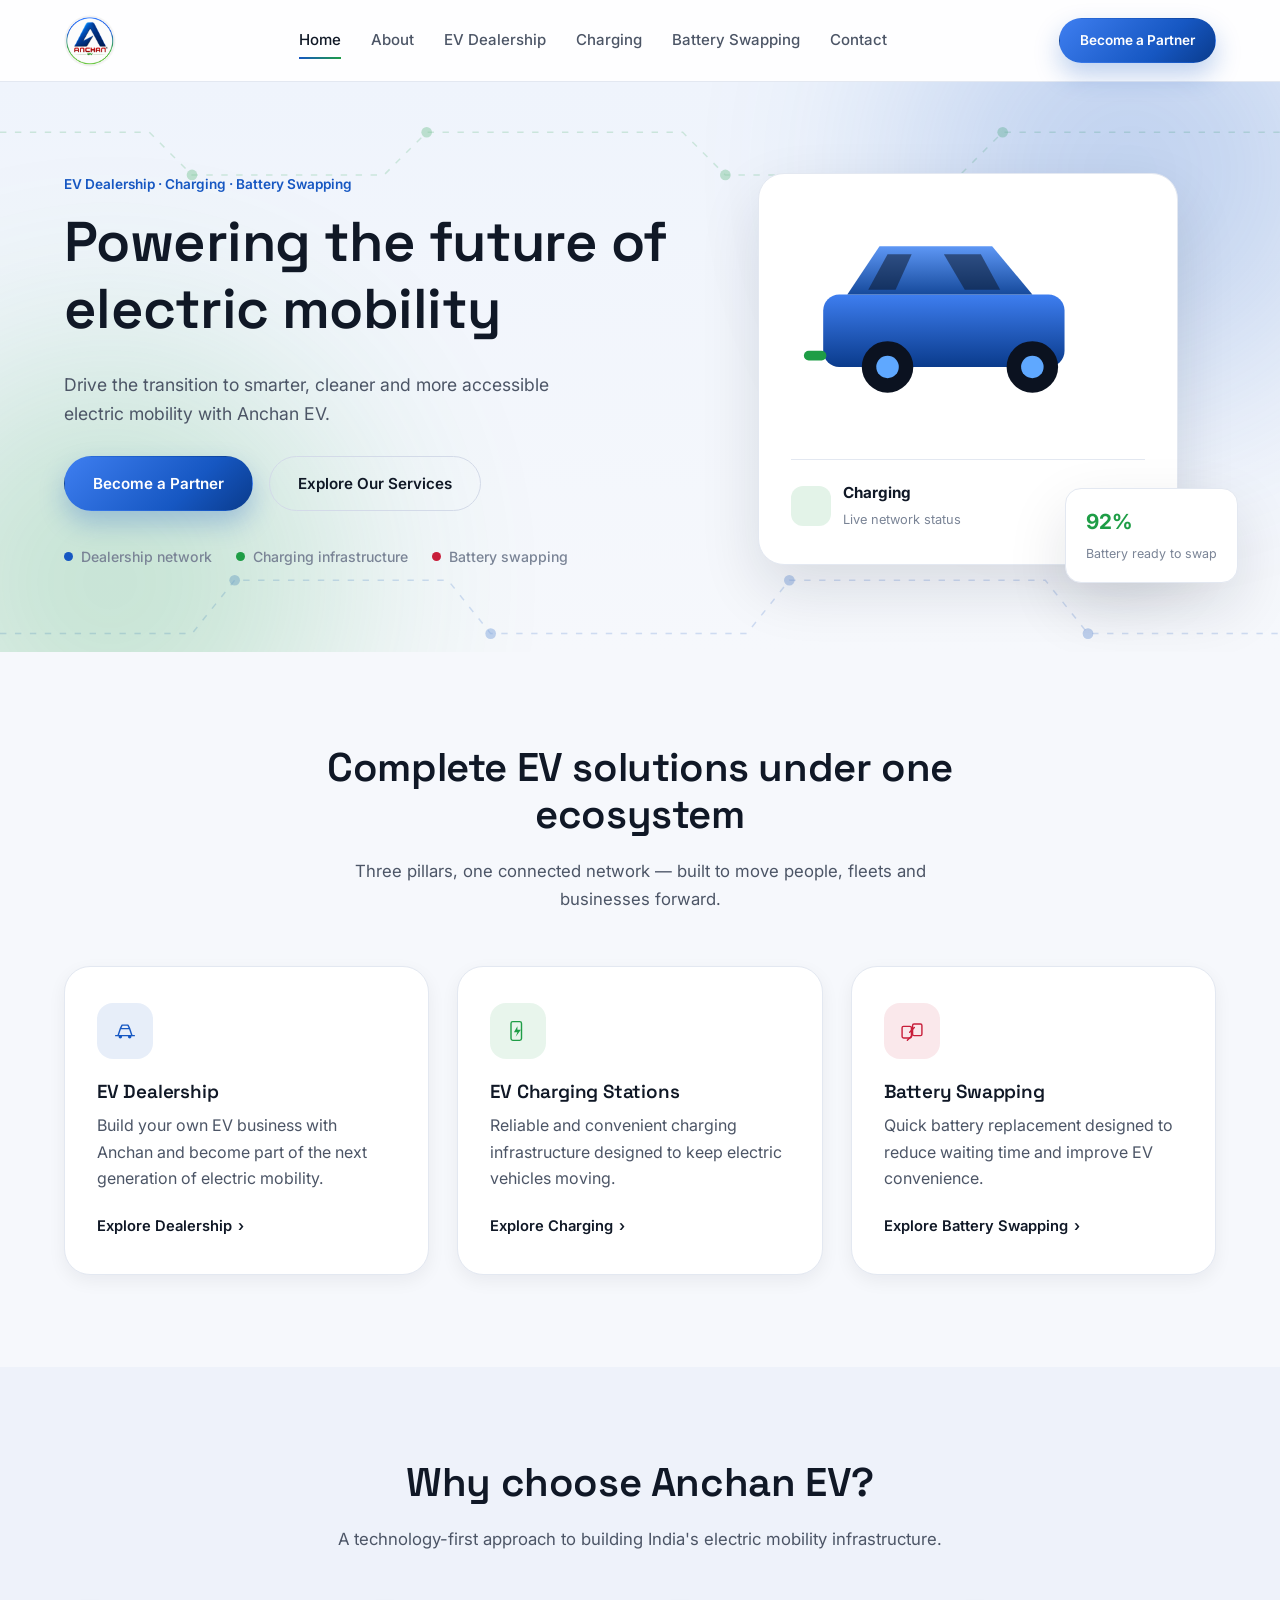
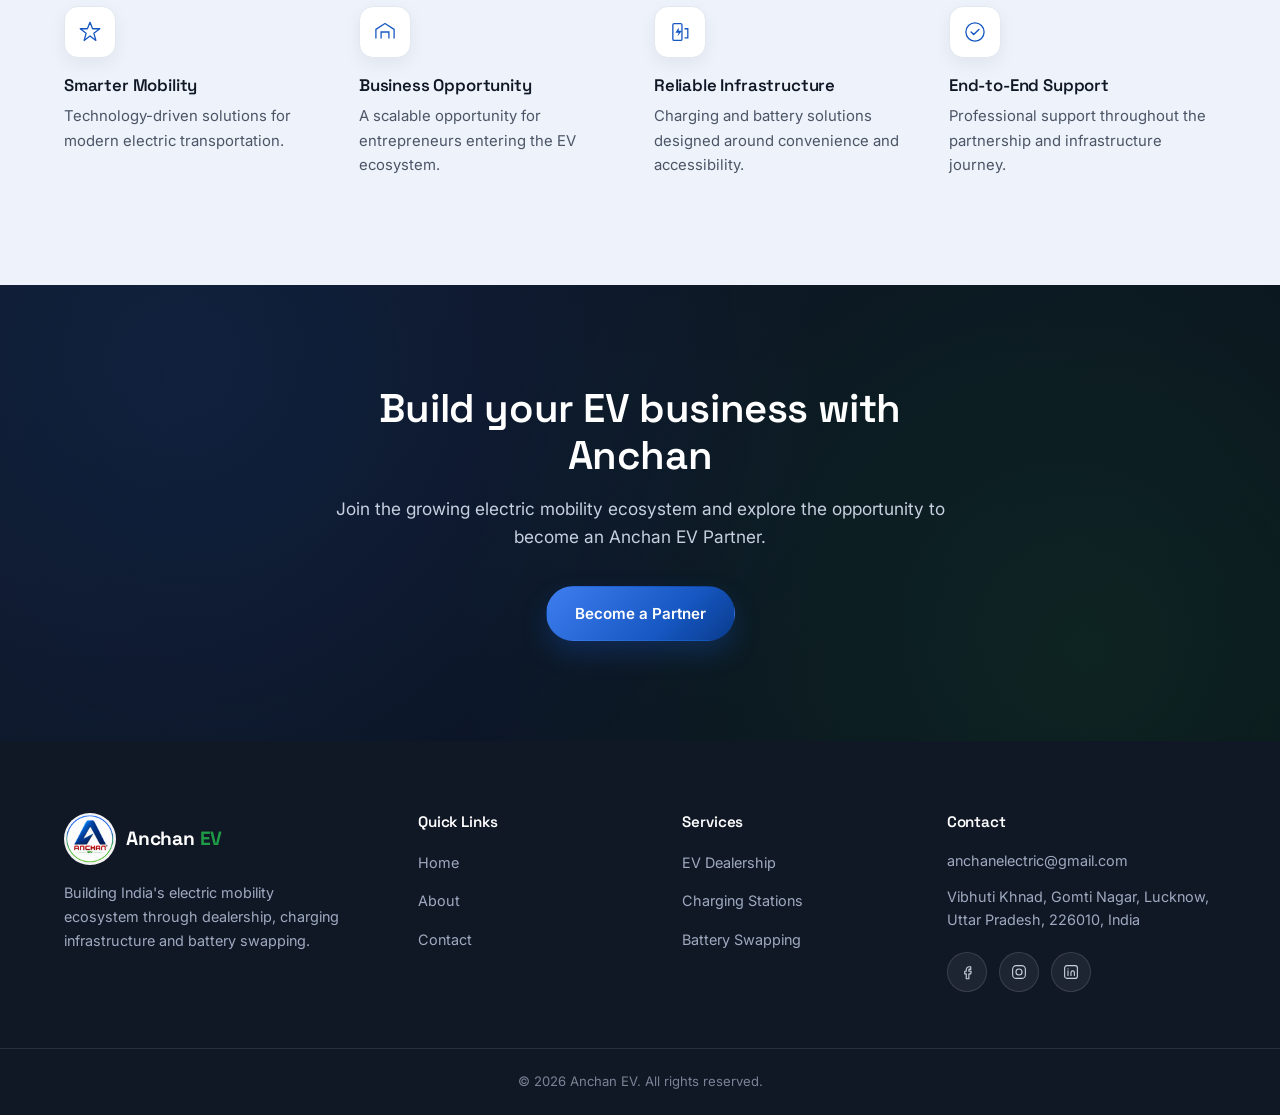
<file: index.html>
<!DOCTYPE html>
<html lang="en">
<head>
<meta charset="UTF-8">
<meta name="viewport" content="width=device-width, initial-scale=1.0">
<title>Anchan EV | Electric Mobility, Charging &amp; Battery Swapping</title>
<meta name="description" content="Anchan EV builds India's electric mobility ecosystem — EV dealership opportunities, charging infrastructure and battery swapping services.">
<link rel="icon" href="anchan-ev-logo.png" type="image/png">
<link rel="preconnect" href="https://fonts.googleapis.com">
<link rel="preconnect" href="https://fonts.gstatic.com" crossorigin>
<link href="https://fonts.googleapis.com/css2?family=Space+Grotesk:wght@500;600;700&family=Inter:wght@400;500;600;700&display=swap" rel="stylesheet">
<link rel="stylesheet" href="style.css">
</head>
<body>

<header class="navbar" id="navbar">
  <div class="navbar-inner container">
    <a href="index.html" class="brand" aria-label="Anchan EV home">
      <img src="anchan-ev-logo.png" alt="Anchan EV logo" class="brand-logo">
      <span class="brand-name"> <em></em></span>
    </a>
    <nav class="nav-links" id="navLinks" aria-label="Primary">
      <a href="index.html" data-page="index.html">Home</a>
      <a href="about.html" data-page="about.html">About</a>
      <a href="dealership.html" data-page="dealership.html">EV Dealership</a>
      <a href="charging.html" data-page="charging.html">Charging</a>
      <a href="battery-swapping.html" data-page="battery-swapping.html">Battery Swapping</a>
      <a href="contact.html" data-page="contact.html">Contact</a>
    </nav>
    <div class="navbar-actions">
      <a href="contact.html" class="btn btn-primary btn-sm">Become a Partner</a>
      <button class="hamburger" id="hamburger" aria-label="Open menu" aria-expanded="false" aria-controls="navLinks">
        <span></span><span></span><span></span>
      </button>
    </div>
  </div>
</header>

<section class="hero" id="home">
  <div class="hero-bg" aria-hidden="true">
    <svg class="hero-circuit" viewBox="0 0 1200 800" preserveAspectRatio="xMidYMid slice">
      <path d="M0,650 L180,650 L220,600 L420,600 L460,650 L700,650 L740,600 L980,600 L1020,650 L1200,650" class="circuit-line"/>
      <path d="M0,180 L140,180 L180,220 L360,220 L400,180 L640,180 L680,220 L900,220 L940,180 L1200,180" class="circuit-line circuit-line--2"/>
      <circle cx="220" cy="600" r="5" class="circuit-node"/>
      <circle cx="460" cy="650" r="5" class="circuit-node"/>
      <circle cx="740" cy="600" r="5" class="circuit-node"/>
      <circle cx="1020" cy="650" r="5" class="circuit-node"/>
      <circle cx="180" cy="220" r="5" class="circuit-node circuit-node--2"/>
      <circle cx="400" cy="180" r="5" class="circuit-node circuit-node--2"/>
      <circle cx="680" cy="220" r="5" class="circuit-node circuit-node--2"/>
      <circle cx="940" cy="180" r="5" class="circuit-node circuit-node--2"/>
    </svg>
    <div class="hero-glow hero-glow--blue"></div>
    <div class="hero-glow hero-glow--green"></div>
  </div>

  <div class="container hero-inner">
    <div class="hero-copy">
      <p class="eyebrow">EV Dealership · Charging · Battery Swapping</p>
      <h1>Powering the future of electric mobility</h1>
      <p class="hero-sub">Drive the transition to smarter, cleaner and more accessible electric mobility with Anchan EV.</p>
      <div class="hero-actions">
        <a href="contact.html" class="btn btn-primary">Become a Partner</a>
        <a href="#services" class="btn btn-outline">Explore Our Services</a>
      </div>
      <div class="hero-pillars">
        <div class="hero-pillar"><span class="pillar-dot pillar-dot--blue"></span><span>Dealership network</span></div>
        <div class="hero-pillar"><span class="pillar-dot pillar-dot--green"></span><span>Charging infrastructure</span></div>
        <div class="hero-pillar"><span class="pillar-dot pillar-dot--red"></span><span>Battery swapping</span></div>
      </div>
    </div>

    <div class="hero-visual" aria-hidden="true">
      <div class="hero-card hero-card--main">
        <svg viewBox="0 0 220 140" class="ev-illustration">
          <rect x="20" y="55" width="150" height="45" rx="10" fill="url(#bodyGrad)"/>
          <path d="M35 55 L55 25 L125 25 L150 55 Z" fill="url(#bodyGrad2)"/>
          <path d="M60 30 L75 30 L65 52 L48 52 Z" fill="#0B1220" opacity="0.5"/>
          <path d="M95 30 L118 30 L130 52 L108 52 Z" fill="#0B1220" opacity="0.5"/>
          <circle cx="60" cy="100" r="16" fill="#0B1220"/>
          <circle cx="60" cy="100" r="7" fill="#5FA8FF"/>
          <circle cx="150" cy="100" r="16" fill="#0B1220"/>
          <circle cx="150" cy="100" r="7" fill="#5FA8FF"/>
          <rect x="8" y="90" width="14" height="6" rx="3" fill="#1E9D46"/>
          <defs>
            <linearGradient id="bodyGrad" x1="0" y1="0" x2="0" y2="1">
              <stop offset="0" stop-color="#3E7EF0"/>
              <stop offset="1" stop-color="#0A3B8C"/>
            </linearGradient>
            <linearGradient id="bodyGrad2" x1="0" y1="0" x2="0" y2="1">
              <stop offset="0" stop-color="#5E97F5"/>
              <stop offset="1" stop-color="#164A9C"/>
            </linearGradient>
          </defs>
        </svg>
        <div class="hero-card-stat">
          <span class="charge-bolt"></span>
          <div><strong>Charging</strong><small>Live network status</small></div>
        </div>
      </div>
      <div class="hero-card hero-card--float">
        <strong>92%</strong>
        <small>Battery ready to swap</small>
      </div>
    </div>
  </div>
</section>

<main>

<section class="section" id="services">
  <div class="container">
    <div class="section-head">
      <h2>Complete EV solutions under one ecosystem</h2>
      <p>Three pillars, one connected network — built to move people, fleets and businesses forward.</p>
    </div>

    <div class="card-grid">
      <article class="service-card service-card--blue">
        <div class="service-icon">
          <svg viewBox="0 0 48 48" fill="none"><path d="M8 32h32M12 32l4-12h16l4 12M16 20l3-6h10l3 6" stroke="currentColor" stroke-width="2.4" stroke-linecap="round" stroke-linejoin="round"/><circle cx="16" cy="34" r="3" fill="currentColor"/><circle cx="32" cy="34" r="3" fill="currentColor"/></svg>
        </div>
        <h3>EV Dealership</h3>
        <p>Build your own EV business with Anchan and become part of the next generation of electric mobility.</p>
        <a href="dealership.html" class="card-link">Explore Dealership <span aria-hidden="true">›</span></a>
      </article>

      <article class="service-card service-card--green">
        <div class="service-icon">
          <svg viewBox="0 0 48 48" fill="none"><rect x="12" y="8" width="18" height="32" rx="3" stroke="currentColor" stroke-width="2.4"/><path d="M23 16l-6 10h6l-3 8 9-12h-6z" fill="currentColor"/></svg>
        </div>
        <h3>EV Charging Stations</h3>
        <p>Reliable and convenient charging infrastructure designed to keep electric vehicles moving.</p>
        <a href="charging.html" class="card-link">Explore Charging <span aria-hidden="true">›</span></a>
      </article>

      <article class="service-card service-card--red">
        <div class="service-icon">
          <svg viewBox="0 0 48 48" fill="none"><rect x="7" y="16" width="16" height="20" rx="2.5" stroke="currentColor" stroke-width="2.4"/><rect x="25" y="12" width="16" height="20" rx="2.5" stroke="currentColor" stroke-width="2.4"/><path d="M20 26l8-8M16 40l8-8" stroke="currentColor" stroke-width="2.4" stroke-linecap="round"/></svg>
        </div>
        <h3>Battery Swapping</h3>
        <p>Quick battery replacement designed to reduce waiting time and improve EV convenience.</p>
        <a href="battery-swapping.html" class="card-link">Explore Battery Swapping <span aria-hidden="true">›</span></a>
      </article>
    </div>
  </div>
</section>

<section class="section section--alt" id="why">
  <div class="container">
    <div class="section-head">
      <h2>Why choose Anchan EV?</h2>
      <p>A technology-first approach to building India's electric mobility infrastructure.</p>
    </div>

    <div class="feature-grid">
      <div class="feature">
        <div class="feature-icon"><svg viewBox="0 0 40 40" fill="none"><path d="M20 5l4 10h11l-9 7 3 11-9-7-9 7 3-11-9-7h11z" stroke="currentColor" stroke-width="2" stroke-linejoin="round"/></svg></div>
        <h3>Smarter Mobility</h3>
        <p>Technology-driven solutions for modern electric transportation.</p>
      </div>
      <div class="feature">
        <div class="feature-icon"><svg viewBox="0 0 40 40" fill="none"><path d="M6 30V16l14-9 14 9v14" stroke="currentColor" stroke-width="2" stroke-linejoin="round"/><path d="M14 30V20h12v10" stroke="currentColor" stroke-width="2"/></svg></div>
        <h3>Business Opportunity</h3>
        <p>A scalable opportunity for entrepreneurs entering the EV ecosystem.</p>
      </div>
      <div class="feature">
        <div class="feature-icon"><svg viewBox="0 0 40 40" fill="none"><rect x="9" y="7" width="14" height="26" rx="2" stroke="currentColor" stroke-width="2"/><path d="M18 13l-5 8h5l-2 6 7-9h-5z" fill="currentColor"/><path d="M27 15h5v14h-5" stroke="currentColor" stroke-width="2"/></svg></div>
        <h3>Reliable Infrastructure</h3>
        <p>Charging and battery solutions designed around convenience and accessibility.</p>
      </div>
      <div class="feature">
        <div class="feature-icon"><svg viewBox="0 0 40 40" fill="none"><circle cx="20" cy="20" r="14" stroke="currentColor" stroke-width="2"/><path d="M14 20l4 4 8-8" stroke="currentColor" stroke-width="2.2" stroke-linecap="round" stroke-linejoin="round"/></svg></div>
        <h3>End-to-End Support</h3>
        <p>Professional support throughout the partnership and infrastructure journey.</p>
      </div>
    </div>
  </div>
</section>

<section class="section dealership-cta">
  <div class="dealership-bg" aria-hidden="true"></div>
  <div class="container dealership-inner">
    <h2>Build your EV business with Anchan</h2>
    <p>Join the growing electric mobility ecosystem and explore the opportunity to become an Anchan EV Partner.</p>
    <div class="hero-actions">
      <a href="dealership.html" class="btn btn-primary">Become a Partner</a>
      <!-- <a href="contact.html" class="btn btn-ghost">Talk to Our Team</a> -->
    </div>
  </div>
</section>

<!-- <section class="section stats-section">
  <div class="container">
    <div class="stats-grid">
      <div class="stat"><span class="stat-number" data-target="10" data-suffix="+">0</span><span class="stat-label">EV Models</span></div>
      <div class="stat"><span class="stat-number" data-target="25" data-suffix="+">0</span><span class="stat-label">Charging Points</span></div>
      <div class="stat"><span class="stat-number" data-target="50" data-suffix="+">0</span><span class="stat-label">Business Partners</span></div>
      <div class="stat"><span class="stat-number" data-target="10" data-suffix="+">0</span><span class="stat-label">Locations</span></div>
    </div>
    <p class="stats-note">Figures shown are illustrative placeholders — update in <code>index.html</code> with verified numbers.</p>
  </div>
</section> -->

</main>

<footer class="footer">
  <div class="container footer-grid">
    <div class="footer-brand">
      <a href="index.html" class="brand" aria-label="Anchan EV home">
        <img src="anchan-ev-logo.png" alt="Anchan EV logo" class="brand-logo">
        <span class="brand-name">Anchan <em>EV</em></span>
      </a>
      <p>Building India's electric mobility ecosystem through dealership, charging infrastructure and battery swapping.</p>
    </div>
    <div class="footer-col">
      <h4>Quick Links</h4>
      <ul>
        <li><a href="index.html">Home</a></li>
        <li><a href="about.html">About</a></li>
        <li><a href="contact.html">Contact</a></li>
      </ul>
    </div>
    <div class="footer-col">
      <h4>Services</h4>
      <ul>
        <li><a href="dealership.html">EV Dealership</a></li>
        <li><a href="charging.html">Charging Stations</a></li>
        <li><a href="battery-swapping.html">Battery Swapping</a></li>
      </ul>
    </div>
    <div class="footer-col">
      <h4>Contact</h4>
      <ul class="footer-contact">
        <li> anchanelectric@gmail.com </li>
        <li> Vibhuti Khnad, Gomti Nagar, Lucknow, Uttar Pradesh, 226010, India </li>
      </ul>
      <div class="social-links social-links--footer" aria-label="Social media">
        <a href="#" aria-label="Facebook"><svg viewBox="0 0 24 24" fill="none"><path d="M15 8.5h2V5h-2c-2.2 0-4 1.8-4 4v2H9v3.5h2V21h3.5v-6.5H17l.5-3.5h-3V9c0-.5.5-1 1-1z" stroke="currentColor" stroke-width="1.5" stroke-linejoin="round"/></svg></a>
        <a href="#" aria-label="Instagram"><svg viewBox="0 0 24 24" fill="none"><rect x="3.5" y="3.5" width="17" height="17" rx="5" stroke="currentColor" stroke-width="1.5"/><circle cx="12" cy="12" r="4" stroke="currentColor" stroke-width="1.5"/></svg></a>
        <a href="#" aria-label="LinkedIn"><svg viewBox="0 0 24 24" fill="none"><rect x="3.5" y="3.5" width="17" height="17" rx="3" stroke="currentColor" stroke-width="1.5"/><path d="M8 10.5v6M8 7.8v.2M12 16.5v-3.7c0-1.4 1-2.3 2.3-2.3 1.3 0 2.2.9 2.2 2.3v3.7" stroke="currentColor" stroke-width="1.5" stroke-linecap="round"/></svg></a>
      </div>
    </div>
  </div>
  <div class="footer-bottom">
    <p>© 2026 Anchan EV. All rights reserved.</p>
  </div>
</footer>

<button class="scroll-top" id="scrollTop" aria-label="Scroll to top" hidden>
  <svg viewBox="0 0 24 24" fill="none"><path d="M12 19V5M6 11l6-6 6 6" stroke="currentColor" stroke-width="2" stroke-linecap="round" stroke-linejoin="round"/></svg>
</button>

<script src="script.js"></script>
</body>
</html>
</file>
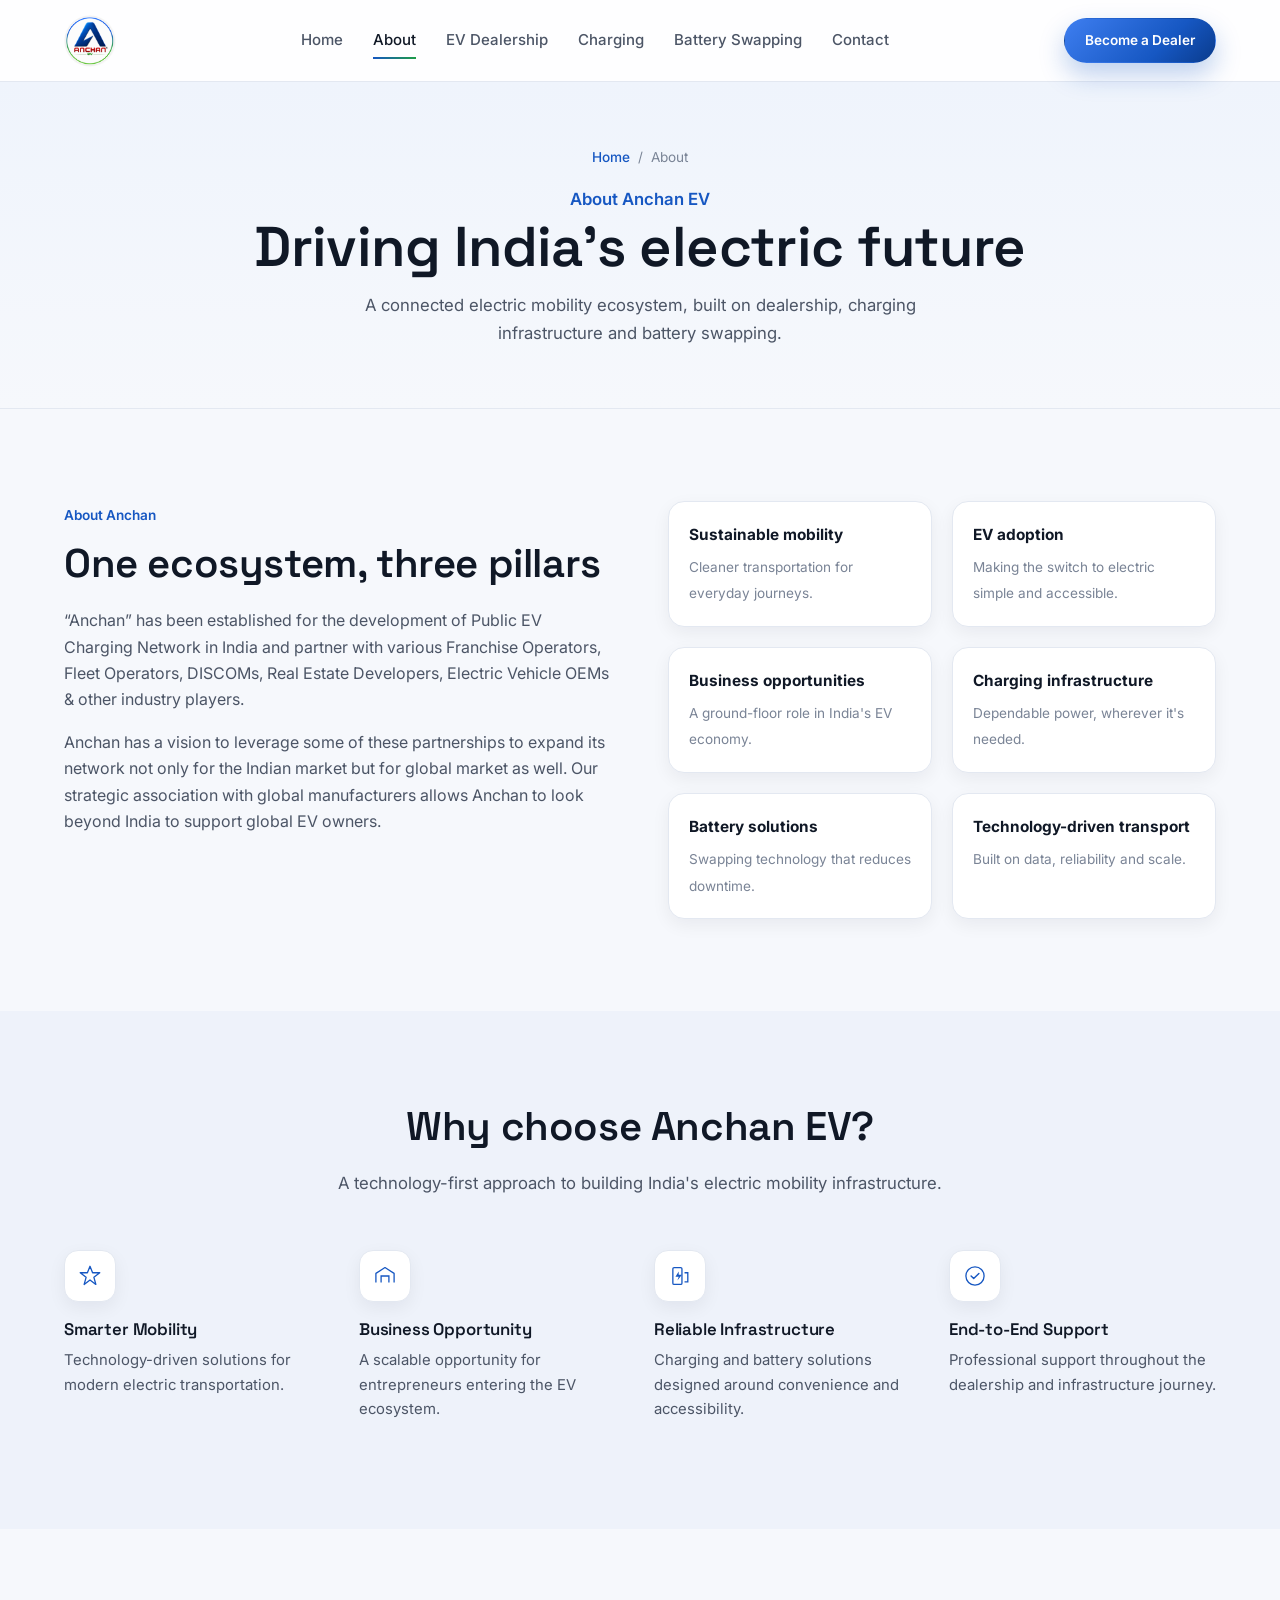
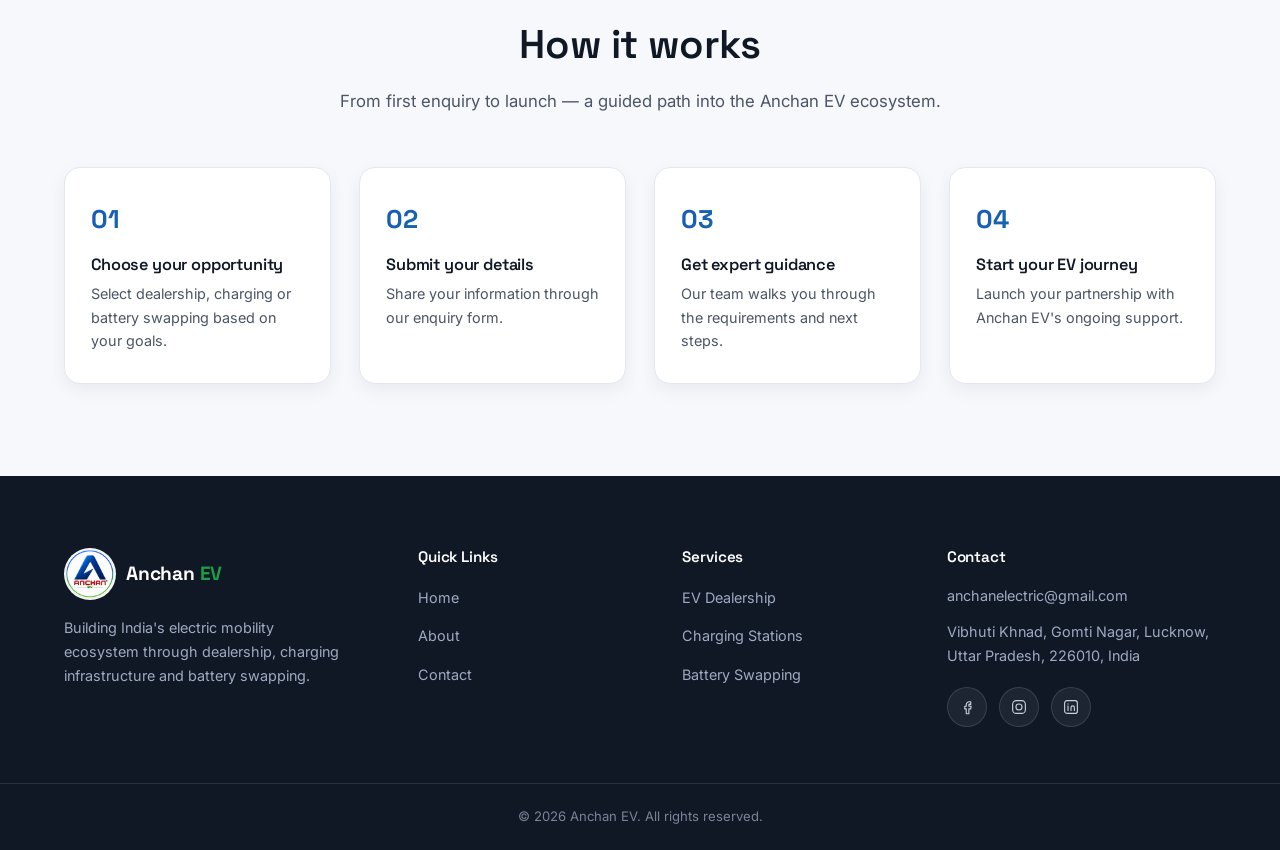
<file: about.html>
<!DOCTYPE html>
<html lang="en">
<head>
<meta charset="UTF-8">
<meta name="viewport" content="width=device-width, initial-scale=1.0">
<title>About Us | Anchan EV</title>
<meta name="description" content="Anchan EV is building India's electric mobility ecosystem — combining dealership, charging infrastructure and battery swapping.">
<link rel="icon" href="anchan-ev-logo.png" type="image/png">
<link rel="preconnect" href="https://fonts.googleapis.com">
<link rel="preconnect" href="https://fonts.gstatic.com" crossorigin>
<link href="https://fonts.googleapis.com/css2?family=Space+Grotesk:wght@500;600;700&family=Inter:wght@400;500;600;700&display=swap" rel="stylesheet">
<link rel="stylesheet" href="style.css">
</head>
<body>

<header class="navbar" id="navbar">
  <div class="navbar-inner container">
    <a href="index.html" class="brand" aria-label="Anchan EV home">
      <img src="anchan-ev-logo.png" alt="Anchan EV logo" class="brand-logo">
      <span class="brand-name"><em> </em></span>
    </a>
    <nav class="nav-links" id="navLinks" aria-label="Primary">
      <a href="index.html" data-page="index.html">Home</a>
       <a href="about.html" data-page="about.html">About</a>
      <a href="dealership.html" data-page="dealership.html">EV Dealership</a>
      <a href="charging.html" data-page="charging.html">Charging</a>
      <a href="battery-swapping.html" data-page="battery-swapping.html">Battery Swapping</a>
     
      <a href="contact.html" data-page="contact.html">Contact</a>
    </nav>
    <div class="navbar-actions">
      <a href="contact.html" class="btn btn-primary btn-sm">Become a Dealer</a>
      <button class="hamburger" id="hamburger" aria-label="Open menu" aria-expanded="false" aria-controls="navLinks">
        <span></span><span></span><span></span>
      </button>
    </div>
  </div>
</header>

<section class="page-hero">
  <div class="container">
    <div class="breadcrumb"><a href="index.html">Home</a><span>/</span><span>About</span></div>
    <p class="eyebrow">About Anchan EV</p>
    <h1>Driving India's electric future</h1>
    <p>A connected electric mobility ecosystem, built on dealership, charging infrastructure and battery swapping.</p>
  </div>
</section>

<main>

<section class="section">
  <div class="container about-inner">
    <div class="about-copy">
      <p class="eyebrow">About Anchan</p>
      <h2>One ecosystem, three pillars</h2>
      <p>“Anchan” has been established for the development of Public EV Charging Network in India and partner with various Franchise Operators, Fleet Operators, DISCOMs, Real Estate 
Developers, Electric Vehicle OEMs & other industry players.</p>
      <p>Anchan has a vision to leverage some of these partnerships to expand its network not only 
for the Indian market but for global market as well. Our strategic association with global 
manufacturers allows 
Anchan to look beyond India to support global EV owners.
</p>
    </div>
    
    <div class="about-points">
      <div class="about-point"><strong>Sustainable mobility</strong><span>Cleaner transportation for everyday journeys.</span></div>
      <div class="about-point"><strong>EV adoption</strong><span>Making the switch to electric simple and accessible.</span></div>
      <div class="about-point"><strong>Business opportunities</strong><span>A ground-floor role in India's EV economy.</span></div>
      <div class="about-point"><strong>Charging infrastructure</strong><span>Dependable power, wherever it's needed.</span></div>
      <div class="about-point"><strong>Battery solutions</strong><span>Swapping technology that reduces downtime.</span></div>
      <div class="about-point"><strong>Technology-driven transport</strong><span>Built on data, reliability and scale.</span></div>
    </div>
  </div>
</section>


<section class="section section--alt">
  <div class="container">
    <div class="section-head">
      <h2>Why choose Anchan EV?</h2>
      <p>A technology-first approach to building India's electric mobility infrastructure.</p>
    </div>
    <div class="feature-grid">
      <div class="feature">
        <div class="feature-icon"><svg viewBox="0 0 40 40" fill="none"><path d="M20 5l4 10h11l-9 7 3 11-9-7-9 7 3-11-9-7h11z" stroke="currentColor" stroke-width="2" stroke-linejoin="round"/></svg></div>
        <h3>Smarter Mobility</h3>
        <p>Technology-driven solutions for modern electric transportation.</p>
      </div>
      <div class="feature">
        <div class="feature-icon"><svg viewBox="0 0 40 40" fill="none"><path d="M6 30V16l14-9 14 9v14" stroke="currentColor" stroke-width="2" stroke-linejoin="round"/><path d="M14 30V20h12v10" stroke="currentColor" stroke-width="2"/></svg></div>
        <h3>Business Opportunity</h3>
        <p>A scalable opportunity for entrepreneurs entering the EV ecosystem.</p>
      </div>
      <div class="feature">
        <div class="feature-icon"><svg viewBox="0 0 40 40" fill="none"><rect x="9" y="7" width="14" height="26" rx="2" stroke="currentColor" stroke-width="2"/><path d="M18 13l-5 8h5l-2 6 7-9h-5z" fill="currentColor"/><path d="M27 15h5v14h-5" stroke="currentColor" stroke-width="2"/></svg></div>
        <h3>Reliable Infrastructure</h3>
        <p>Charging and battery solutions designed around convenience and accessibility.</p>
      </div>
      <div class="feature">
        <div class="feature-icon"><svg viewBox="0 0 40 40" fill="none"><circle cx="20" cy="20" r="14" stroke="currentColor" stroke-width="2"/><path d="M14 20l4 4 8-8" stroke="currentColor" stroke-width="2.2" stroke-linecap="round" stroke-linejoin="round"/></svg></div>
        <h3>End-to-End Support</h3>
        <p>Professional support throughout the dealership and infrastructure journey.</p>
      </div>
    </div>
  </div>
</section>

<section class="section">
  <div class="container">
    <div class="section-head">
      <h2>How it works</h2>
      <p>From first enquiry to launch — a guided path into the Anchan EV ecosystem.</p>
    </div>
    <div class="steps">
      <div class="step"><span class="step-num">01</span><h3>Choose your opportunity</h3><p>Select dealership, charging or battery swapping based on your goals.</p></div>
      <div class="step"><span class="step-num">02</span><h3>Submit your details</h3><p>Share your information through our enquiry form.</p></div>
      <div class="step"><span class="step-num">03</span><h3>Get expert guidance</h3><p>Our team walks you through the requirements and next steps.</p></div>
      <div class="step"><span class="step-num">04</span><h3>Start your EV journey</h3><p>Launch your partnership with Anchan EV's ongoing support.</p></div>
    </div>
  </div>
</section>

<!-- <section class="section stats-section">
  <div class="container">
    <div class="stats-grid">
      <div class="stat"><span class="stat-number" data-target="10" data-suffix="+">0</span><span class="stat-label">EV Models</span></div>
      <div class="stat"><span class="stat-number" data-target="25" data-suffix="+">0</span><span class="stat-label">Charging Points</span></div>
      <div class="stat"><span class="stat-number" data-target="50" data-suffix="+">0</span><span class="stat-label">Business Partners</span></div>
      <div class="stat"><span class="stat-number" data-target="10" data-suffix="+">0</span><span class="stat-label">Locations</span></div>
    </div>
    <p class="stats-note">Figures shown are illustrative placeholders — update in <code>about.html</code> with verified numbers.</p>
  </div>
</section> -->

</main>

<footer class="footer">
  <div class="container footer-grid">
    <div class="footer-brand">
      <a href="index.html" class="brand" aria-label="Anchan EV home">
        <img src="anchan-ev-logo.png" alt="Anchan EV logo" class="brand-logo">
        <span class="brand-name">Anchan <em>EV</em></span>
      </a>
      <p>Building India's electric mobility ecosystem through dealership, charging infrastructure and battery swapping.</p>
    </div>
    <div class="footer-col">
      <h4>Quick Links</h4>
      <ul>
        <li><a href="index.html">Home</a></li>
        <li><a href="about.html">About</a></li>
        <li><a href="contact.html">Contact</a></li>
      </ul>
    </div>
    <div class="footer-col">
      <h4>Services</h4>
      <ul>
        <li><a href="dealership.html">EV Dealership</a></li>
        <li><a href="charging.html">Charging Stations</a></li>
        <li><a href="battery-swapping.html">Battery Swapping</a></li>
      </ul>
    </div>
    <div class="footer-col">
      <h4>Contact</h4>
      <ul class="footer-contact">
        <li>anchanelectric@gmail.com</li>
        <li> Vibhuti Khnad, Gomti Nagar, Lucknow, Uttar Pradesh, 226010, India</li>
      </ul>
      <div class="social-links social-links--footer" aria-label="Social media">
        <a href="#" aria-label="Facebook"><svg viewBox="0 0 24 24" fill="none"><path d="M15 8.5h2V5h-2c-2.2 0-4 1.8-4 4v2H9v3.5h2V21h3.5v-6.5H17l.5-3.5h-3V9c0-.5.5-1 1-1z" stroke="currentColor" stroke-width="1.5" stroke-linejoin="round"/></svg></a>
        <a href="#" aria-label="Instagram"><svg viewBox="0 0 24 24" fill="none"><rect x="3.5" y="3.5" width="17" height="17" rx="5" stroke="currentColor" stroke-width="1.5"/><circle cx="12" cy="12" r="4" stroke="currentColor" stroke-width="1.5"/></svg></a>
        <a href="#" aria-label="LinkedIn"><svg viewBox="0 0 24 24" fill="none"><rect x="3.5" y="3.5" width="17" height="17" rx="3" stroke="currentColor" stroke-width="1.5"/><path d="M8 10.5v6M8 7.8v.2M12 16.5v-3.7c0-1.4 1-2.3 2.3-2.3 1.3 0 2.2.9 2.2 2.3v3.7" stroke="currentColor" stroke-width="1.5" stroke-linecap="round"/></svg></a>
      </div>
    </div>
  </div>
  <div class="footer-bottom">
    <p>© 2026 Anchan EV. All rights reserved.</p>
  </div>
</footer>

<button class="scroll-top" id="scrollTop" aria-label="Scroll to top" hidden>
  <svg viewBox="0 0 24 24" fill="none"><path d="M12 19V5M6 11l6-6 6 6" stroke="currentColor" stroke-width="2" stroke-linecap="round" stroke-linejoin="round"/></svg>
</button>

<script src="script.js"></script>
</body>
</html>
</file>
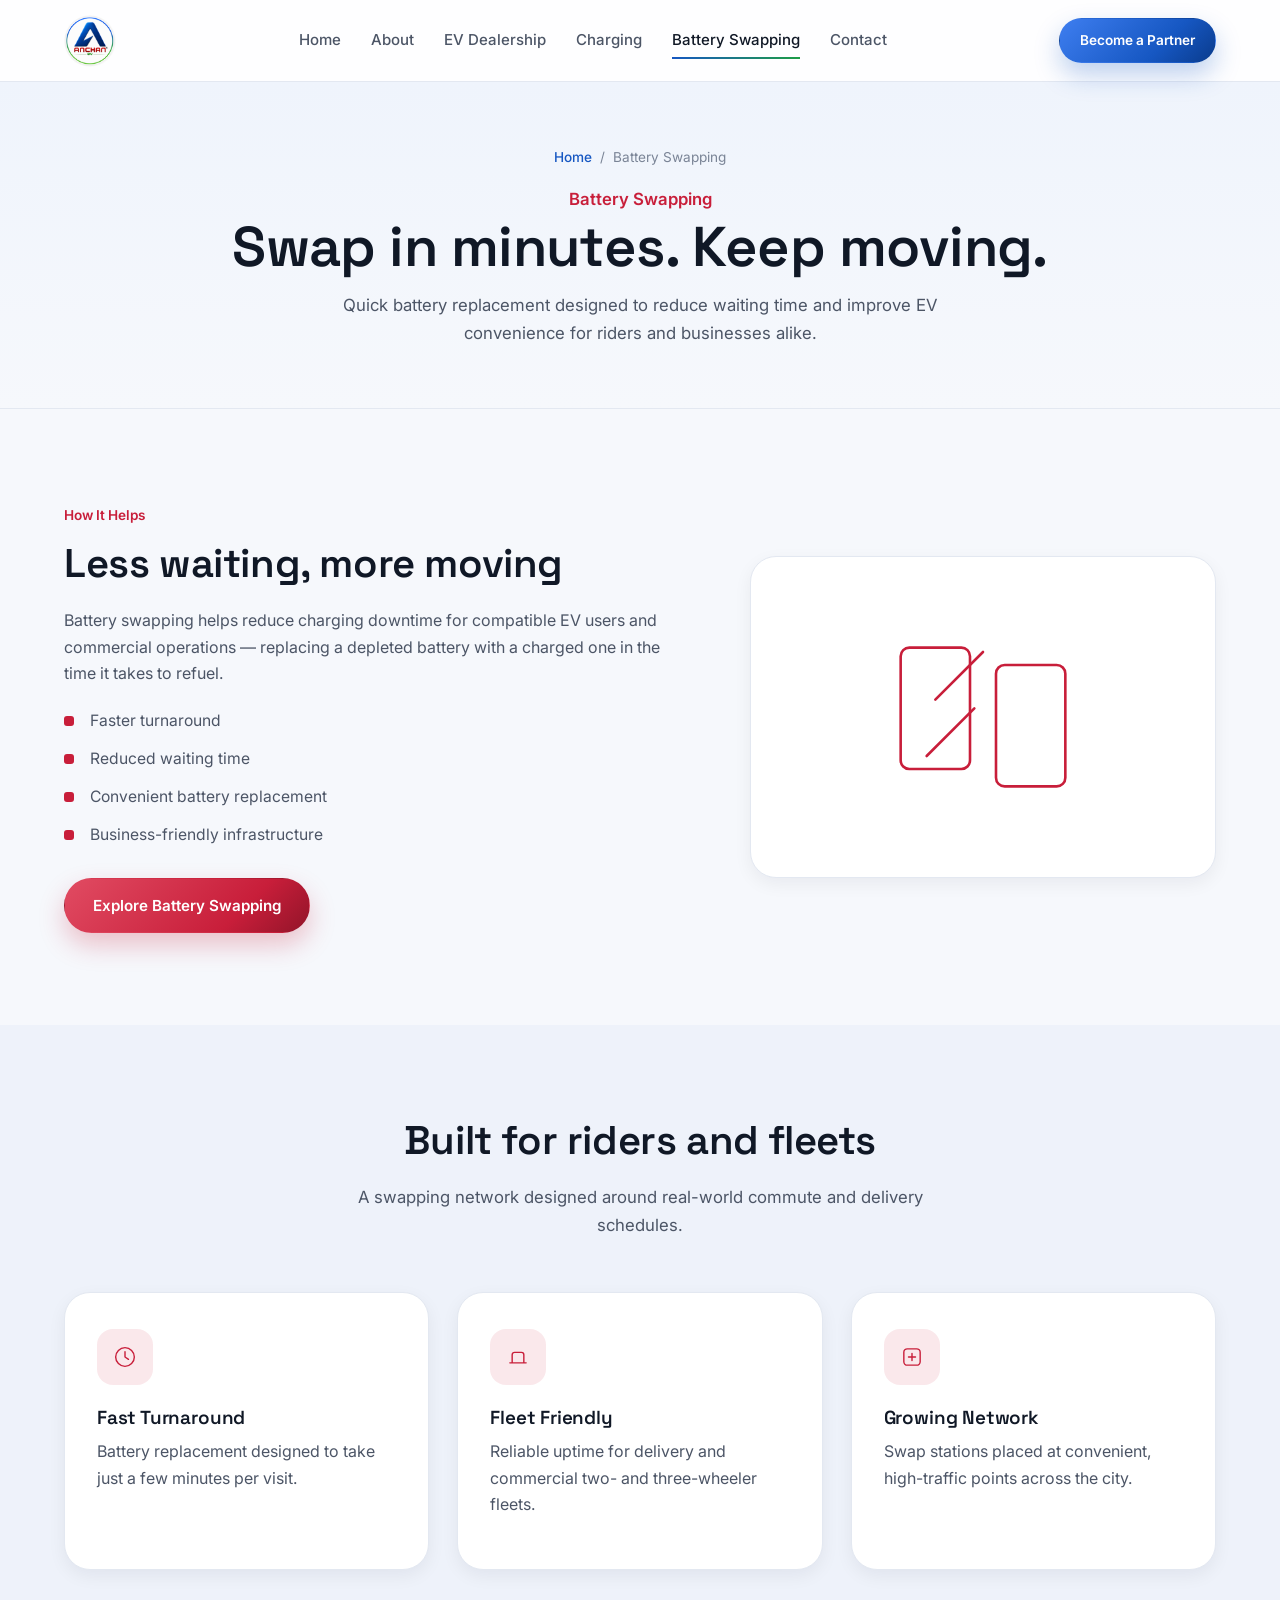
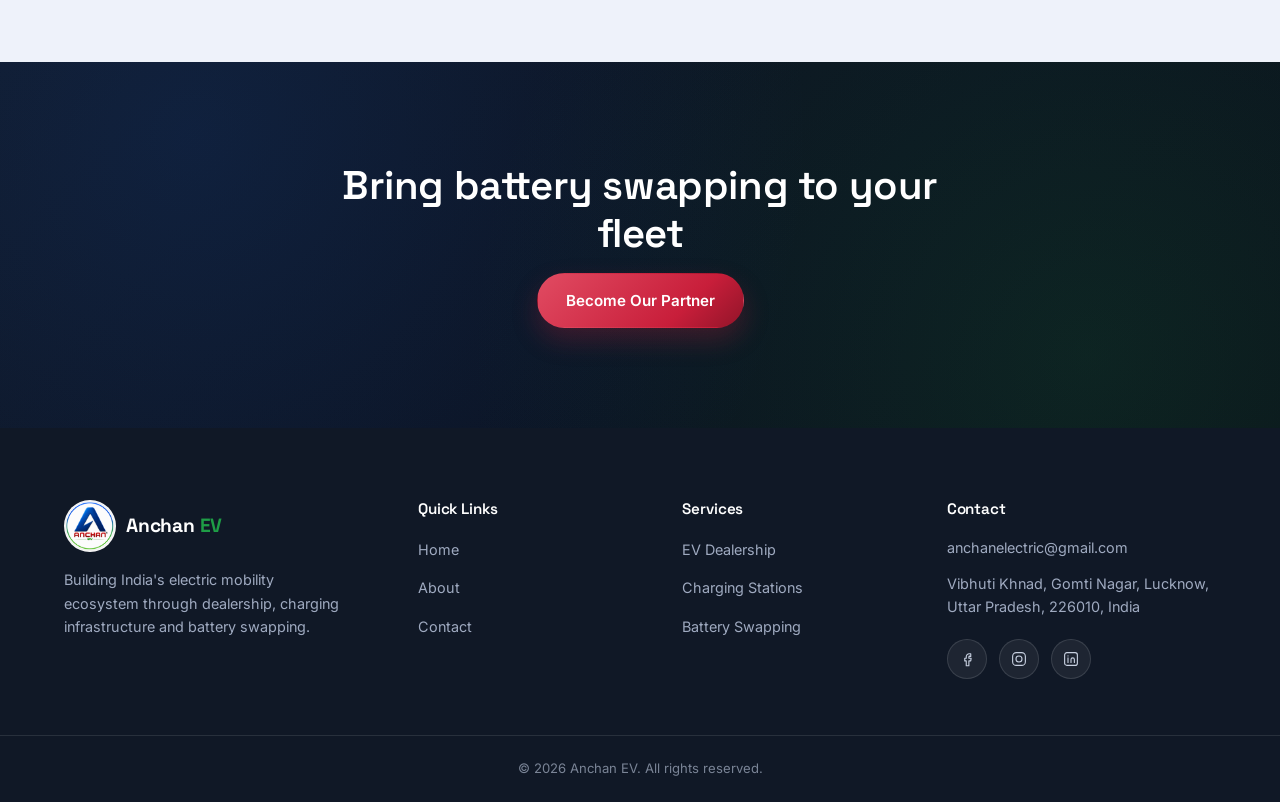
<file: battery-swapping.html>
<!DOCTYPE html>
<html lang="en">
<head>
<meta charset="UTF-8">
<meta name="viewport" content="width=device-width, initial-scale=1.0">
<title>Battery Swapping | Anchan EV</title>
<meta name="description" content="Anchan EV battery swapping — reduce charging downtime with quick, convenient battery replacement for EV riders and businesses.">
<link rel="icon" href="anchan-ev-logo.png" type="image/png">
<link rel="preconnect" href="https://fonts.googleapis.com">
<link rel="preconnect" href="https://fonts.gstatic.com" crossorigin>
<link href="https://fonts.googleapis.com/css2?family=Space+Grotesk:wght@500;600;700&family=Inter:wght@400;500;600;700&display=swap" rel="stylesheet">
<link rel="stylesheet" href="style.css">
</head>
<body>

<header class="navbar" id="navbar">
  <div class="navbar-inner container">
    <a href="index.html" class="brand" aria-label="Anchan EV home">
      <img src="anchan-ev-logo.png" alt="Anchan EV logo" class="brand-logo">
      <span class="brand-name"> <em></em></span>
    </a>
    <nav class="nav-links" id="navLinks" aria-label="Primary">
      <a href="index.html" data-page="index.html">Home</a>
       <a href="about.html" data-page="about.html">About</a>
      <a href="dealership.html" data-page="dealership.html">EV Dealership</a>
      <a href="charging.html" data-page="charging.html">Charging</a>
      <a href="battery-swapping.html" data-page="battery-swapping.html">Battery Swapping</a>
      
      <a href="contact.html" data-page="contact.html">Contact</a>
    </nav>
    <div class="navbar-actions">
      <a href="contact.html" class="btn btn-primary btn-sm">Become a Partner</a>
      <button class="hamburger" id="hamburger" aria-label="Open menu" aria-expanded="false" aria-controls="navLinks">
        <span></span><span></span><span></span>
      </button>
    </div>
  </div>
</header>

<section class="page-hero">
  <div class="container">
    <div class="breadcrumb"><a href="index.html">Home</a><span>/</span><span>Battery Swapping</span></div>
    <p class="eyebrow eyebrow--red">Battery Swapping</p>
    <h1>Swap in minutes. Keep moving.</h1>
    <p>Quick battery replacement designed to reduce waiting time and improve EV convenience for riders and businesses alike.</p>
  </div>
</section>

<main>

<section class="section" id="swapping">
  <div class="container split-inner split-inner--reverse">
    <div class="split-visual split-visual--red" aria-hidden="true">
      <svg viewBox="0 0 300 300" class="split-svg">
        <rect x="55" y="70" width="80" height="140" rx="10" fill="none" stroke="#C81E3A" stroke-width="3"/>
        <rect x="165" y="90" width="80" height="140" rx="10" fill="none" stroke="#C81E3A" stroke-width="3"/>
        <path d="M95 130l55-55M85 195l55-55" stroke="#C81E3A" stroke-width="3" stroke-linecap="round"/>
      </svg>
    </div>
    <div class="split-copy">
      <p class="eyebrow eyebrow--red">How It Helps</p>
      <h2>Less waiting, more moving</h2>
      <p>Battery swapping helps reduce charging downtime for compatible EV users and commercial operations — replacing a depleted battery with a charged one in the time it takes to refuel.</p>
      <ul class="benefit-list benefit-list--red">
        <li>Faster turnaround</li>
        <li>Reduced waiting time</li>
        <li>Convenient battery replacement</li>
        <li>Business-friendly infrastructure</li>
      </ul>
      <a href="contact.html" class="btn btn-primary btn-red">Explore Battery Swapping</a>
    </div>
  </div>
</section>

<section class="section section--alt">
  <div class="container">
    <div class="section-head">
      <h2>Built for riders and fleets</h2>
      <p>A swapping network designed around real-world commute and delivery schedules.</p>
    </div>
    <div class="card-grid">
      <article class="service-card service-card--red">
        <div class="service-icon"><svg viewBox="0 0 48 48" fill="none"><circle cx="24" cy="24" r="16" stroke="currentColor" stroke-width="2.4"/><path d="M24 15v9l6 4" stroke="currentColor" stroke-width="2.4" stroke-linecap="round" stroke-linejoin="round"/></svg></div>
        <h3>Fast Turnaround</h3>
        <p>Battery replacement designed to take just a few minutes per visit.</p>
      </article>
      <article class="service-card service-card--red">
        <div class="service-icon"><svg viewBox="0 0 48 48" fill="none"><path d="M10 34h28M14 34V20a4 4 0 014-4h12a4 4 0 014 4v14" stroke="currentColor" stroke-width="2.4" stroke-linecap="round" stroke-linejoin="round"/></svg></div>
        <h3>Fleet Friendly</h3>
        <p>Reliable uptime for delivery and commercial two- and three-wheeler fleets.</p>
      </article>
      <article class="service-card service-card--red">
        <div class="service-icon"><svg viewBox="0 0 48 48" fill="none"><rect x="10" y="10" width="28" height="28" rx="6" stroke="currentColor" stroke-width="2.4"/><path d="M18 24h12M24 18v12" stroke="currentColor" stroke-width="2.4" stroke-linecap="round"/></svg></div>
        <h3>Growing Network</h3>
        <p>Swap stations placed at convenient, high-traffic points across the city.</p>
      </article>
    </div>
  </div>
</section>

<section class="section dealership-cta">
  <div class="dealership-bg" aria-hidden="true"></div>
  <div class="container dealership-inner">
    <h2>Bring battery swapping to your fleet</h2>
    <!-- <p>Talk to us about integrating Anchan swap stations into your business operations.</p> -->
    <div class="hero-actions">
      <a href="contact.html" class="btn btn-primary btn-red">Become Our Partner</a>
      <!-- <a href="contact.html" class="btn btn-ghost">Talk to Our Team</a> -->
    </div>
  </div>
</section>

</main>

<footer class="footer">
  <div class="container footer-grid">
    <div class="footer-brand">
      <a href="index.html" class="brand" aria-label="Anchan EV home">
        <img src="anchan-ev-logo.png" alt="Anchan EV logo" class="brand-logo">
        <span class="brand-name">Anchan <em>EV</em></span>
      </a>
      <p>Building India's electric mobility ecosystem through dealership, charging infrastructure and battery swapping.</p>
    </div>
    <div class="footer-col">
      <h4>Quick Links</h4>
      <ul>
        <li><a href="index.html">Home</a></li>
        <li><a href="about.html">About</a></li>
        <li><a href="contact.html">Contact</a></li>
      </ul>
    </div>
    <div class="footer-col">
      <h4>Services</h4>
      <ul>
        <li><a href="dealership.html">EV Dealership</a></li>
        <li><a href="charging.html">Charging Stations</a></li>
        <li><a href="battery-swapping.html">Battery Swapping</a></li>
      </ul>
    </div>
    <div class="footer-col">
      <h4>Contact</h4>
      <ul class="footer-contact">
        
        <li>anchanelectric@gmail.com</li>
        <li> Vibhuti Khnad, Gomti Nagar, Lucknow, Uttar Pradesh, 226010, India</li>
      </ul>
      <div class="social-links social-links--footer" aria-label="Social media">
        <a href="#" aria-label="Facebook"><svg viewBox="0 0 24 24" fill="none"><path d="M15 8.5h2V5h-2c-2.2 0-4 1.8-4 4v2H9v3.5h2V21h3.5v-6.5H17l.5-3.5h-3V9c0-.5.5-1 1-1z" stroke="currentColor" stroke-width="1.5" stroke-linejoin="round"/></svg></a>
        <a href="#" aria-label="Instagram"><svg viewBox="0 0 24 24" fill="none"><rect x="3.5" y="3.5" width="17" height="17" rx="5" stroke="currentColor" stroke-width="1.5"/><circle cx="12" cy="12" r="4" stroke="currentColor" stroke-width="1.5"/></svg></a>
        <a href="#" aria-label="LinkedIn"><svg viewBox="0 0 24 24" fill="none"><rect x="3.5" y="3.5" width="17" height="17" rx="3" stroke="currentColor" stroke-width="1.5"/><path d="M8 10.5v6M8 7.8v.2M12 16.5v-3.7c0-1.4 1-2.3 2.3-2.3 1.3 0 2.2.9 2.2 2.3v3.7" stroke="currentColor" stroke-width="1.5" stroke-linecap="round"/></svg></a>
      </div>
    </div>
  </div>
  <div class="footer-bottom">
    <p>© 2026 Anchan EV. All rights reserved.</p>
  </div>
</footer>

<button class="scroll-top" id="scrollTop" aria-label="Scroll to top" hidden>
  <svg viewBox="0 0 24 24" fill="none"><path d="M12 19V5M6 11l6-6 6 6" stroke="currentColor" stroke-width="2" stroke-linecap="round" stroke-linejoin="round"/></svg>
</button>

<script src="script.js"></script>
</body>
</html>
</file>
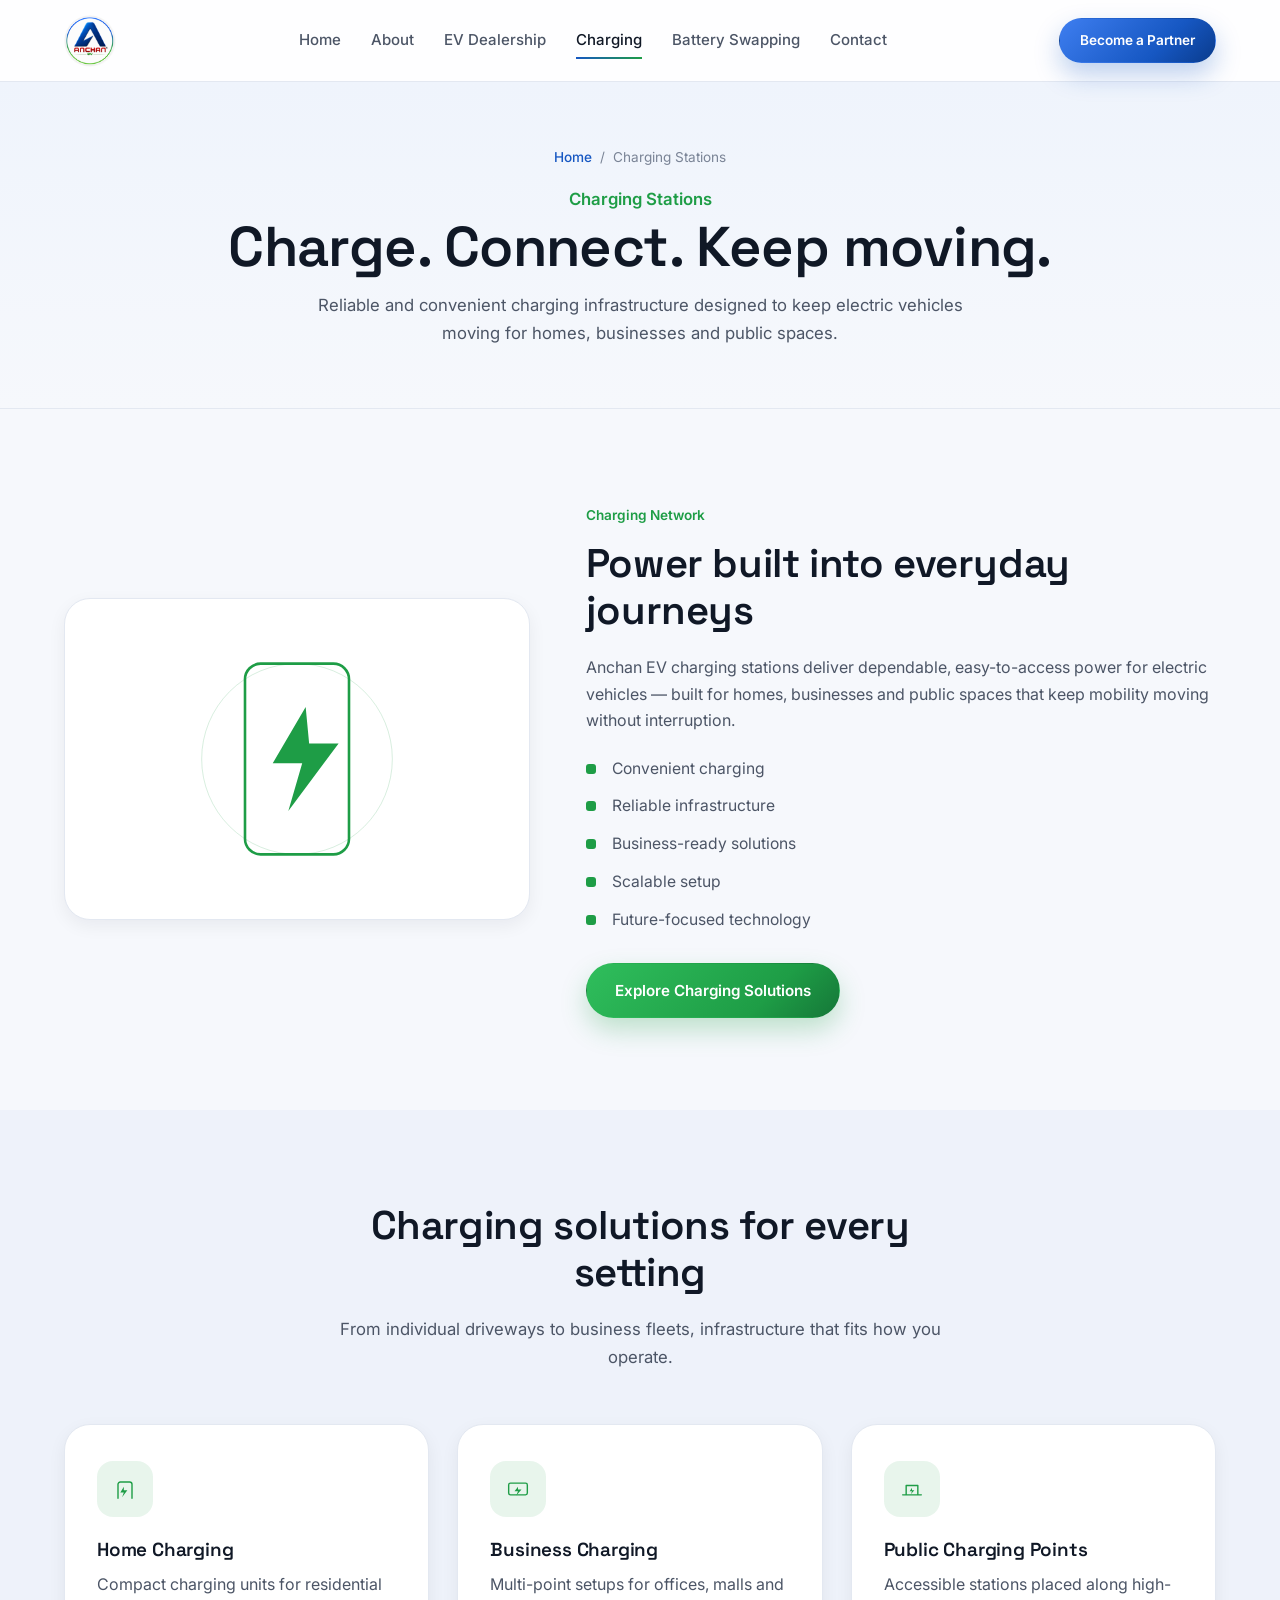
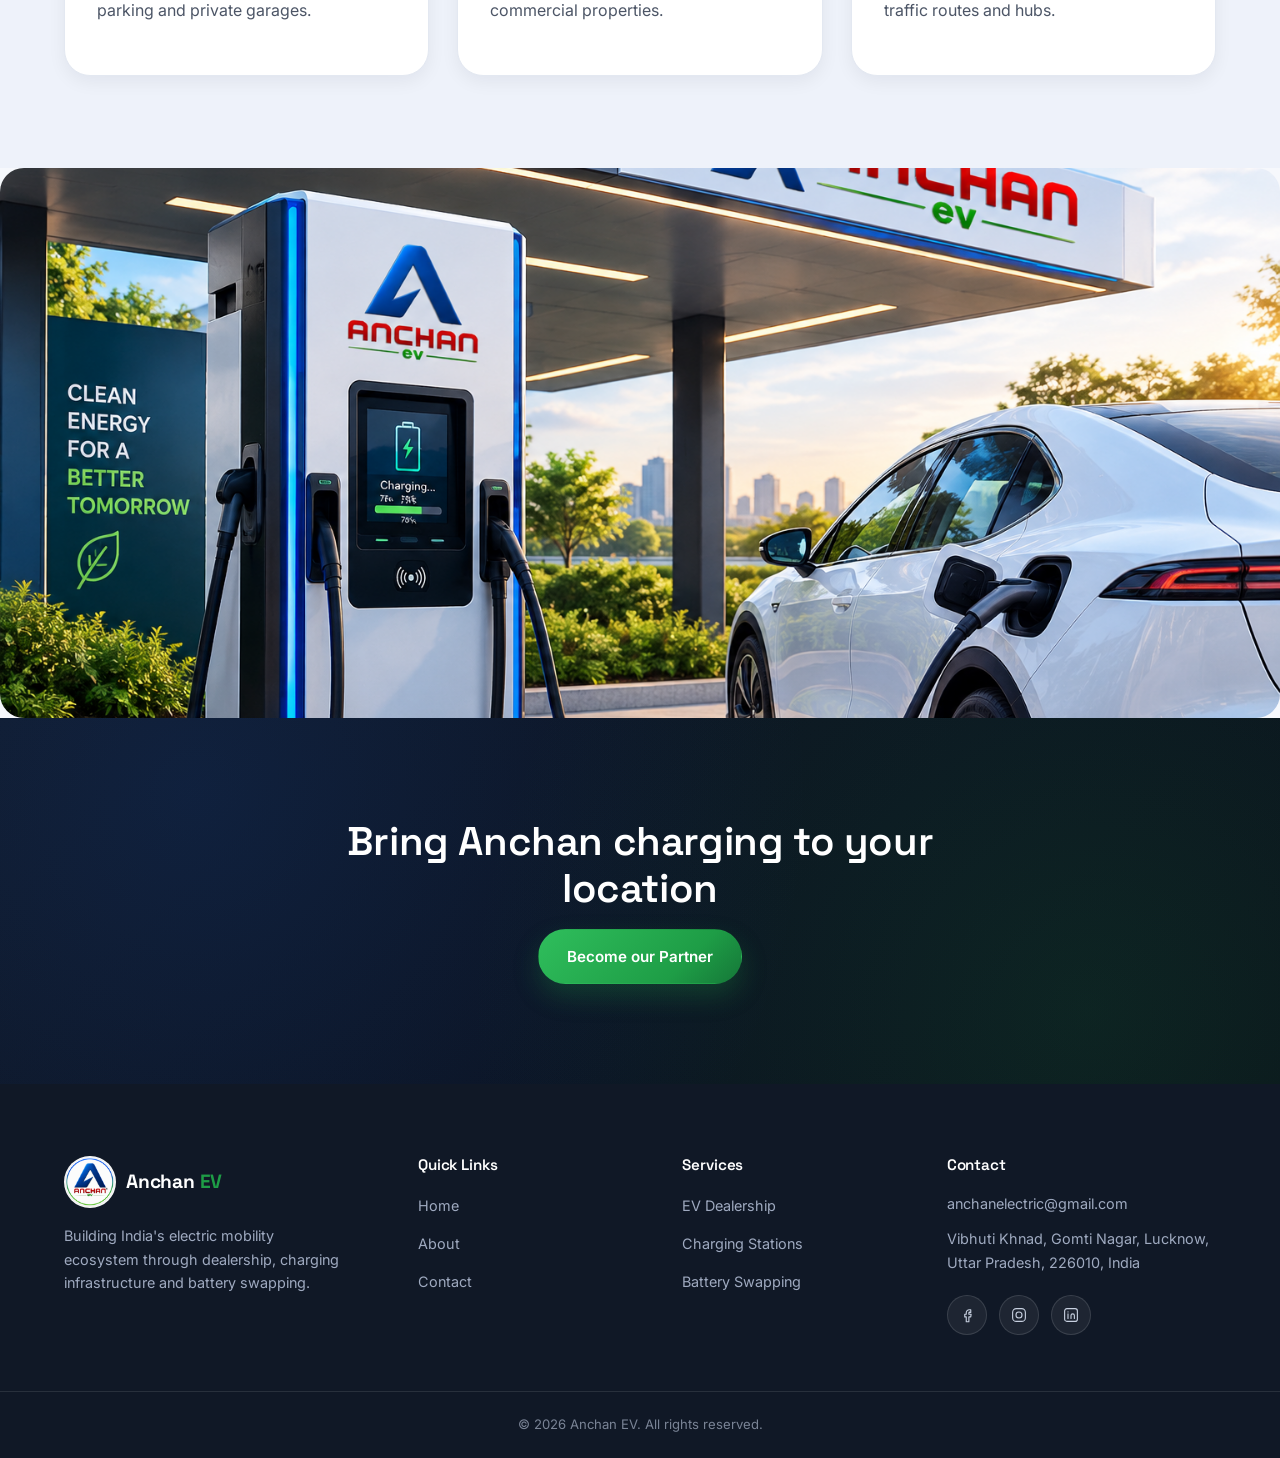
<file: charging.html>
<!DOCTYPE html>
<html lang="en">
<head>
<meta charset="UTF-8">
<meta name="viewport" content="width=device-width, initial-scale=1.0">
<title>EV Charging Stations | Anchan EV</title>
<meta name="description" content="Reliable and convenient EV charging infrastructure from Anchan EV — built for homes, businesses and public spaces.">
<link rel="icon" href="anchan-ev-logo.png" type="image/png">
<link rel="preconnect" href="https://fonts.googleapis.com">
<link rel="preconnect" href="https://fonts.gstatic.com" crossorigin>
<link href="https://fonts.googleapis.com/css2?family=Space+Grotesk:wght@500;600;700&family=Inter:wght@400;500;600;700&display=swap" rel="stylesheet">
<link rel="stylesheet" href="style.css">
</head>
<body>

<header class="navbar" id="navbar">
  <div class="navbar-inner container">
    <a href="index.html" class="brand" aria-label="Anchan EV home">
      <img src="anchan-ev-logo.png" alt="Anchan EV logo" class="brand-logo">
      <span class="brand-name"><em></em></span>
    </a>
    <nav class="nav-links" id="navLinks" aria-label="Primary">
      <a href="index.html" data-page="index.html">Home</a>
       <a href="about.html" data-page="about.html">About</a>
      <a href="dealership.html" data-page="dealership.html">EV Dealership</a>
      <a href="charging.html" data-page="charging.html">Charging</a>
      <a href="battery-swapping.html" data-page="battery-swapping.html">Battery Swapping</a>
      
      <a href="contact.html" data-page="contact.html">Contact</a>
    </nav>
    <div class="navbar-actions">
      <a href="contact.html" class="btn btn-primary btn-sm">Become a Partner</a>
      <button class="hamburger" id="hamburger" aria-label="Open menu" aria-expanded="false" aria-controls="navLinks">
        <span></span><span></span><span></span>
      </button>
    </div>
  </div>
</header>

<section class="page-hero">
  <div class="container">
    <div class="breadcrumb"><a href="index.html">Home</a><span>/</span><span>Charging Stations</span></div>
    <p class="eyebrow eyebrow--green">Charging Stations</p>
    <h1>Charge. Connect. Keep moving.</h1>
    <p>Reliable and convenient charging infrastructure designed to keep electric vehicles moving for homes, businesses and public spaces.</p>
  </div>
</section>

<main>

<section class="section" id="charging">
  <div class="container split-inner">
    <div class="split-visual split-visual--green" aria-hidden="true">
      <svg viewBox="0 0 300 300" class="split-svg">
        <rect x="90" y="40" width="120" height="220" rx="18" fill="none" stroke="#1E9D46" stroke-width="3"/>
        <path d="M160 90l-38 65h34l-16 55 58-78h-34z" fill="#1E9D46"/>
        <circle cx="150" cy="150" r="110" fill="none" stroke="#1E9D46" stroke-width="1" opacity="0.2"/>
      </svg>
    </div>
    <div class="split-copy">
      <p class="eyebrow eyebrow--green">Charging Network</p>
      <h2>Power built into everyday journeys</h2>
      <p>Anchan EV charging stations deliver dependable, easy-to-access power for electric vehicles — built for homes, businesses and public spaces that keep mobility moving without interruption.</p>
      <ul class="benefit-list benefit-list--green">
        <li>Convenient charging</li>
        <li>Reliable infrastructure</li>
        <li>Business-ready solutions</li>
        <li>Scalable setup</li>
        <li>Future-focused technology</li>
      </ul>
      <a href="contact.html" class="btn btn-primary btn-green">Explore Charging Solutions</a>
    </div>
  </div>
</section>

<section class="section section--alt">
  <div class="container">
    <div class="section-head">
      <h2>Charging solutions for every setting</h2>
      <p>From individual driveways to business fleets, infrastructure that fits how you operate.</p>
    </div>
    <div class="card-grid">
      <article class="service-card service-card--green">
        <div class="service-icon"><svg viewBox="0 0 48 48" fill="none"><path d="M12 40V16a4 4 0 014-4h16a4 4 0 014 4v24" stroke="currentColor" stroke-width="2.4" stroke-linecap="round"/><path d="M22 20l-6 10h6l-3 8 9-12h-6z" fill="currentColor"/></svg></div>
        <h3>Home Charging</h3>
        <p>Compact charging units for residential parking and private garages.</p>
      </article>
      <article class="service-card service-card--green">
        <div class="service-icon"><svg viewBox="0 0 48 48" fill="none"><rect x="8" y="14" width="32" height="20" rx="3" stroke="currentColor" stroke-width="2.4"/><path d="M24 20l-6 8h6l-3 7 9-10h-6z" fill="currentColor"/></svg></div>
        <h3>Business Charging</h3>
        <p>Multi-point setups for offices, malls and commercial properties.</p>
      </article>
      <article class="service-card service-card--green">
        <div class="service-icon"><svg viewBox="0 0 48 48" fill="none"><path d="M8 34h32M14 34V18h20v16" stroke="currentColor" stroke-width="2.4" stroke-linecap="round" stroke-linejoin="round"/><path d="M24 22l-4 6h4l-2 5 6-7h-4z" fill="currentColor"/></svg></div>
        <h3>Public Charging Points</h3>
        <p>Accessible stations placed along high-traffic routes and hubs.</p>
      </article>
    </div>
  </div>
</section>

<section class="charging-image-section">
    <img src="charging-station.jpg.png" alt="EV Charging Station">
</section>

<!-- <section class="section stats-section">
  <div class="container">
    <div class="stats-grid">
      <div class="stat"><span class="stat-number" data-target="25" data-suffix="+">0</span><span class="stat-label">Charging Points</span></div>
      <div class="stat"><span class="stat-number" data-target="10" data-suffix="+">0</span><span class="stat-label">Locations</span></div>
      <div class="stat"><span class="stat-number" data-target="50" data-suffix="+">0</span><span class="stat-label">Business Partners</span></div>
      <div class="stat"><span class="stat-number" data-target="7" data-suffix="+">0</span><span class="stat-label">Cities Covered</span></div>
    </div>
    <p class="stats-note">Figures shown are illustrative placeholders — update in <code>charging.html</code> with verified numbers.</p>
  </div>
</section> -->

<section class="section dealership-cta">
  <div class="dealership-bg" aria-hidden="true"></div>
  <div class="container dealership-inner">
    <h2>Bring Anchan charging to your location</h2>
    <!-- <p>Talk to us about hosting a charging point at your business or property.</p> -->
    <div class="hero-actions">
      <a href="contact.html" class="btn btn-primary btn-green">Become our Partner</a>
      <!-- <a href="contact.html" class="btn btn-ghost">Talk to Our Team</a> -->
    </div>
  </div>
</section>

</main>

<footer class="footer">
  <div class="container footer-grid">
    <div class="footer-brand">
      <a href="index.html" class="brand" aria-label="Anchan EV home">
        <img src="anchan-ev-logo.png" alt="Anchan EV logo" class="brand-logo">
        <span class="brand-name">Anchan <em>EV</em></span>
      </a>
      <p>Building India's electric mobility ecosystem through dealership, charging infrastructure and battery swapping.</p>
    </div>
    <div class="footer-col">
      <h4>Quick Links</h4>
      <ul>
        <li><a href="index.html">Home</a></li>
        <li><a href="about.html">About</a></li>
        <li><a href="contact.html">Contact</a></li>
      </ul>
    </div>
    <div class="footer-col">
      <h4>Services</h4>
      <ul>
        <li><a href="dealership.html">EV Dealership</a></li>
        <li><a href="charging.html">Charging Stations</a></li>
        <li><a href="battery-swapping.html">Battery Swapping</a></li>
      </ul>
    </div>
    <div class="footer-col">
      <h4>Contact</h4>
      <ul class="footer-contact">
        <li>anchanelectric@gmail.com</li>
        <li> Vibhuti Khnad, Gomti Nagar, Lucknow, Uttar Pradesh, 226010, India</li>
      </ul>
      <div class="social-links social-links--footer" aria-label="Social media">
        <a href="#" aria-label="Facebook"><svg viewBox="0 0 24 24" fill="none"><path d="M15 8.5h2V5h-2c-2.2 0-4 1.8-4 4v2H9v3.5h2V21h3.5v-6.5H17l.5-3.5h-3V9c0-.5.5-1 1-1z" stroke="currentColor" stroke-width="1.5" stroke-linejoin="round"/></svg></a>
        <a href="#" aria-label="Instagram"><svg viewBox="0 0 24 24" fill="none"><rect x="3.5" y="3.5" width="17" height="17" rx="5" stroke="currentColor" stroke-width="1.5"/><circle cx="12" cy="12" r="4" stroke="currentColor" stroke-width="1.5"/></svg></a>
        <a href="#" aria-label="LinkedIn"><svg viewBox="0 0 24 24" fill="none"><rect x="3.5" y="3.5" width="17" height="17" rx="3" stroke="currentColor" stroke-width="1.5"/><path d="M8 10.5v6M8 7.8v.2M12 16.5v-3.7c0-1.4 1-2.3 2.3-2.3 1.3 0 2.2.9 2.2 2.3v3.7" stroke="currentColor" stroke-width="1.5" stroke-linecap="round"/></svg></a>
      </div>
    </div>
  </div>
  <div class="footer-bottom">
    <p>© 2026 Anchan EV. All rights reserved.</p>
  </div>
</footer>

<button class="scroll-top" id="scrollTop" aria-label="Scroll to top" hidden>
  <svg viewBox="0 0 24 24" fill="none"><path d="M12 19V5M6 11l6-6 6 6" stroke="currentColor" stroke-width="2" stroke-linecap="round" stroke-linejoin="round"/></svg>
</button>

<script src="script.js"></script>
</body>
</html>
</file>
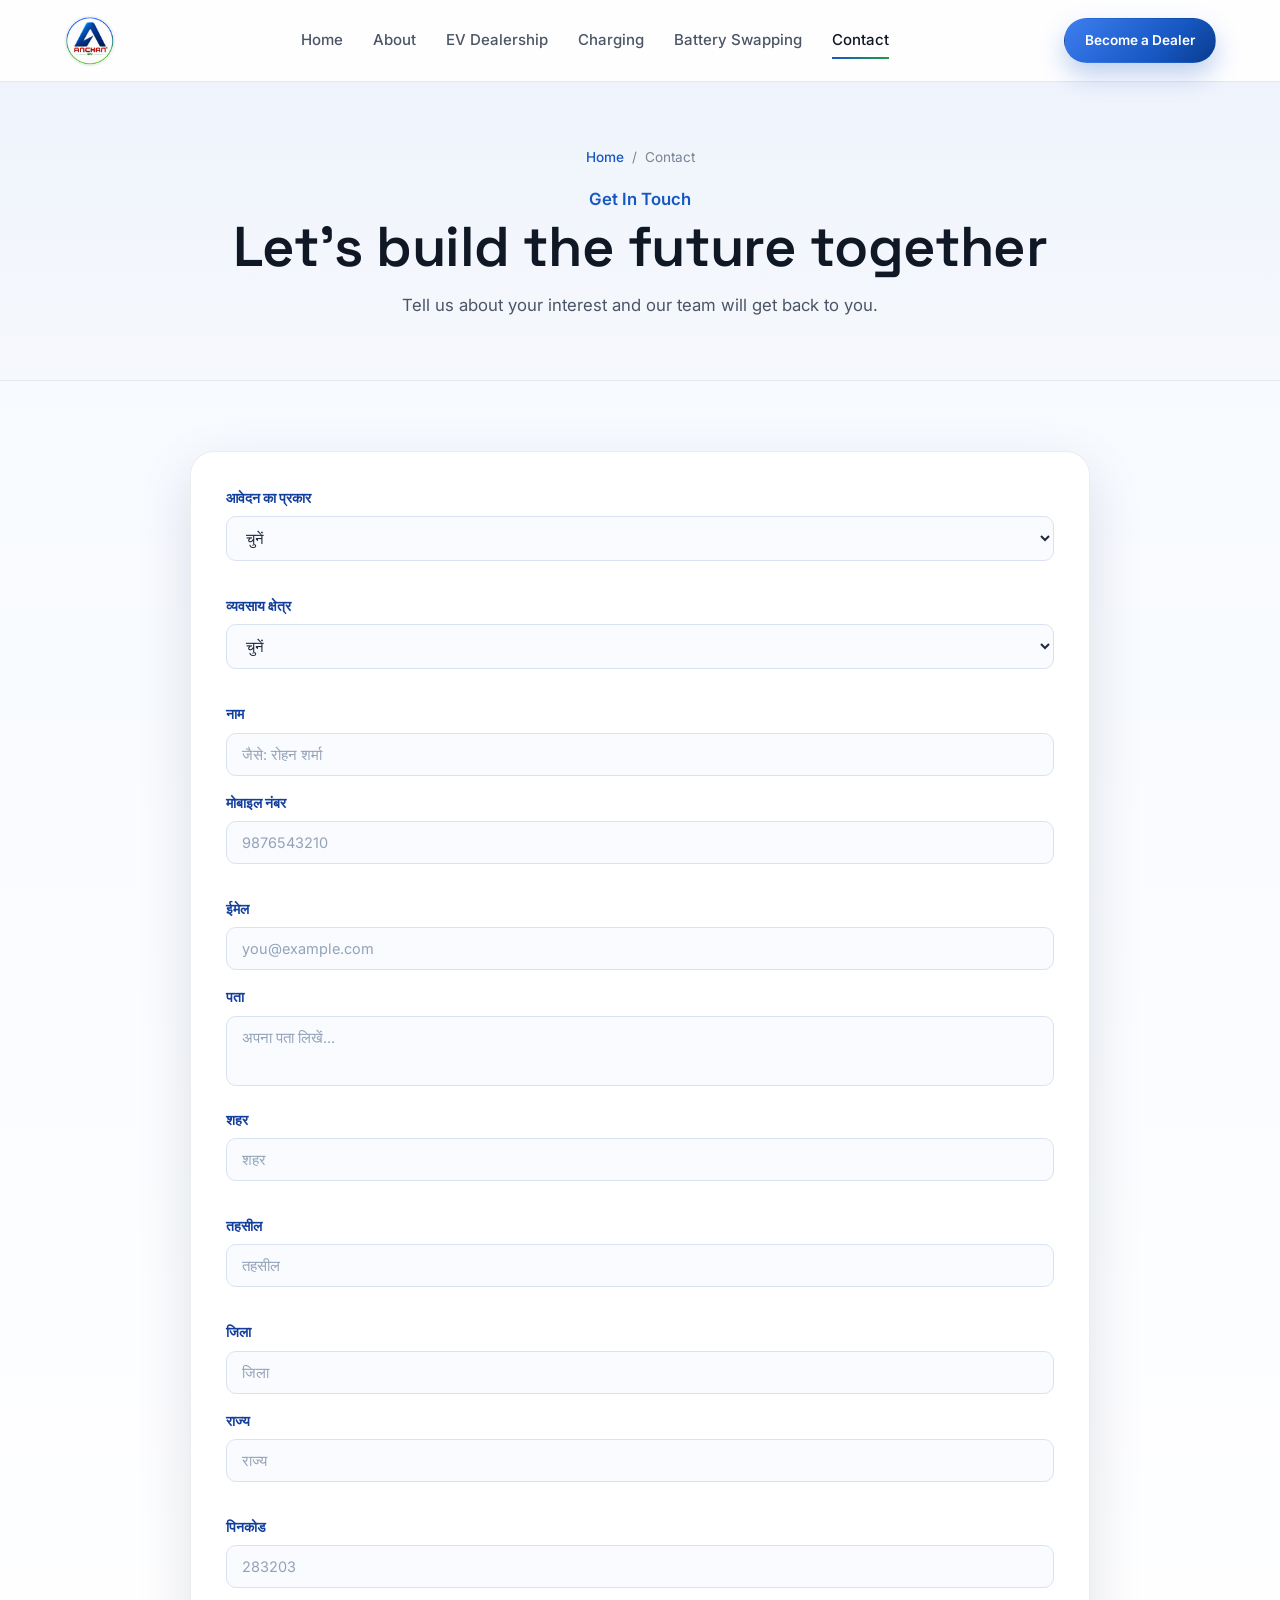
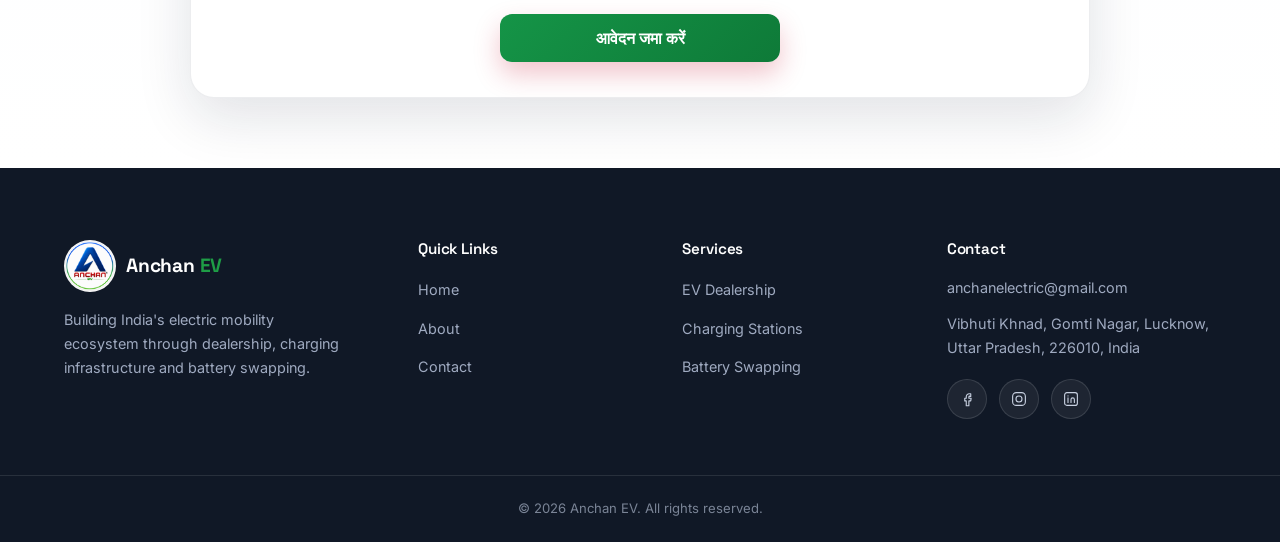
<file: contact.html>
<!DOCTYPE html>
<html lang="en">
<head>
<meta charset="UTF-8">
<meta name="viewport" content="width=device-width, initial-scale=1.0">
<title>Contact Us | Anchan EV</title>
<meta name="description" content="Get in touch with Anchan EV about dealership, charging station or battery swapping opportunities.">
<link rel="icon" href="anchan-ev-logo.png" type="image/png">
<link rel="preconnect" href="https://fonts.googleapis.com">
<link rel="preconnect" href="https://fonts.gstatic.com" crossorigin>
<link href="https://fonts.googleapis.com/css2?family=Space+Grotesk:wght@500;600;700&family=Inter:wght@400;500;600;700&display=swap" rel="stylesheet">
<link rel="stylesheet" href="style.css">
</head>
<body>

<header class="navbar" id="navbar">
  <div class="navbar-inner container">
    <a href="index.html" class="brand" aria-label="Anchan EV home">
      <img src="anchan-ev-logo.png" alt="Anchan EV logo" class="brand-logo">
      <span class="brand-name"><em></em></span>
    </a>
    <nav class="nav-links" id="navLinks" aria-label="Primary">
      <a href="index.html" data-page="index.html">Home</a>
       <a href="about.html" data-page="about.html">About</a>
      <a href="dealership.html" data-page="dealership.html">EV Dealership</a>
      <a href="charging.html" data-page="charging.html">Charging</a>
      <a href="battery-swapping.html" data-page="battery-swapping.html">Battery Swapping</a>
      
      <a href="contact.html" data-page="contact.html">Contact</a>
    </nav>
    <div class="navbar-actions">
      <a href="contact.html" class="btn btn-primary btn-sm">Become a Dealer</a>
      <button class="hamburger" id="hamburger" aria-label="Open menu" aria-expanded="false" aria-controls="navLinks">
        <span></span><span></span><span></span>
      </button>
    </div>
  </div>
</header>

<section class="page-hero">
  <div class="container">
    <div class="breadcrumb"><a href="index.html">Home</a><span>/</span><span>Contact</span></div>
    <p class="eyebrow">Get In Touch</p>
    <h1>Let's build the future together</h1>
    <p>Tell us about your interest and our team will get back to you.</p>
  </div>
</section>

<main>

  

<!-- ============ APPLY FORM ============ -->
<section class="apply" id="apply">
  <div class="wrap">

    <!-- <h2 class="form-title">आज ही आवेदन करें और अपने जिले या तहसील का अधिकार सुरक्षित करें।</h2> -->

    <form class="dealer-form" id="dealerForm">

      <div class="form-row">

        <div class="field">
          <label for="fbusiness">आवेदन का प्रकार</label>
          <select id="fbusiness" name="businessType" required>
            <option value="">चुनें</option>
            <option value="Distributor"> जिला डीलर</option>
            <option value="Dealer">तहसील डीलर</option>
            <option value="Dealer">शहर डीलर</option>
          </select>
        </div>
         <div class="field">
          <label for="fbusinessarea">व्यवसाय क्षेत्र</label>
          <select id="fbusinessarea" name="businessarea" required>
            <option value="">चुनें</option>
            <option value="evs"> ईवी शोरूम</option>
            <option value="evc">ईवी चार्जिंग स्टेशन</option>
            <option value="evswap">ईवी बैटरी स्वैप स्टेशन</option>
          </select>
        </div>

        <div class="field">
          <label for="fname"> नाम</label>
          <input type="text" id="fname" name="fullName" required placeholder="जैसे: रोहन शर्मा">
        </div>

      </div>


      <div class="form-row">

        <div class="field">
          <label for="fphone">मोबाइल नंबर</label>
          <input type="tel" id="fphone" name="phone" required placeholder="9876543210">
        </div>

        <div class="field">
          <label for="femail">ईमेल</label>
          <input type="email" id="femail" name="email" required placeholder="you@example.com">
        </div>

      </div>


      <div class="field full">
        <label for="faddress">पता</label>
        <textarea id="faddress" name="address" required placeholder="अपना पता लिखें..."></textarea>
      </div>


      <div class="form-row">

        <div class="field">
          <label for="fcity">शहर</label>
          <input type="text" id="fcity" name="city" required placeholder="शहर">
        </div>

        <div class="field">
          <label for="ftehsil">तहसील</label>
          <input type="text" id="ftehsil" name="tehsil" required placeholder="तहसील">
        </div>

        <div class="field">
          <label for="fdistrict">जिला</label>
          <input type="text" id="fdistrict" name="district" required placeholder="जिला">
        </div>

      </div>


      <div class="form-row">

        <div class="field">
          <label for="fstate">राज्य</label>
          <input type="text" id="fstate" name="state" required placeholder="राज्य">
        </div>

        <div class="field">
          <label for="fpincode">पिनकोड</label>
          <input type="text" id="fpincode" name="pincode" maxlength="6" required placeholder="283203">
        </div>

      </div>


      <!-- <div class="form-row">

        <div class="field">
          <label for="finvest">निवेश क्षमता</label>
          <select id="finvest" name="investment" required>
            <option value="">चुनें</option>
            <option>₹6L – ₹10L</option>
            <option>₹10L – ₹20L</option>
            <option>₹20L – ₹30L</option>
            <option>₹30L+</option>
          </select>
        </div>

      </div> -->

<div class="submit-row">
  <button type="submit" class="btn btn-red" id="submitBtn">
    आवेदन जमा करें
  </button>
  <span class="form-status" id="formStatus"></span>
</div>

    </form>

  </div>
</section>






<footer class="footer">
  <div class="container footer-grid">
    <div class="footer-brand">
      <a href="index.html" class="brand" aria-label="Anchan EV home">
        <img src="anchan-ev-logo.png" alt="Anchan EV logo" class="brand-logo">
        <span class="brand-name">Anchan <em>EV</em></span>
      </a>
      <p>Building India's electric mobility ecosystem through dealership, charging infrastructure and battery swapping.</p>
    </div>
    <div class="footer-col">
      <h4>Quick Links</h4>
      <ul>
        <li><a href="index.html">Home</a></li>
        <li><a href="about.html">About</a></li>
        <li><a href="contact.html">Contact</a></li>
      </ul>
    </div>
    <div class="footer-col">
      <h4>Services</h4>
      <ul>
        <li><a href="dealership.html">EV Dealership</a></li>
        <li><a href="charging.html">Charging Stations</a></li>
        <li><a href="battery-swapping.html">Battery Swapping</a></li>
      </ul>
    </div>
    <div class="footer-col">
      <h4>Contact</h4>
      <ul class="footer-contact">
      <li>anchanelectric@gmail.com</li>
        <li> Vibhuti Khnad, Gomti Nagar, Lucknow, Uttar Pradesh, 226010, India</li>
      </ul>
      <div class="social-links social-links--footer" aria-label="Social media">
        <a href="#" aria-label="Facebook"><svg viewBox="0 0 24 24" fill="none"><path d="M15 8.5h2V5h-2c-2.2 0-4 1.8-4 4v2H9v3.5h2V21h3.5v-6.5H17l.5-3.5h-3V9c0-.5.5-1 1-1z" stroke="currentColor" stroke-width="1.5" stroke-linejoin="round"/></svg></a>
        <a href="#" aria-label="Instagram"><svg viewBox="0 0 24 24" fill="none"><rect x="3.5" y="3.5" width="17" height="17" rx="5" stroke="currentColor" stroke-width="1.5"/><circle cx="12" cy="12" r="4" stroke="currentColor" stroke-width="1.5"/></svg></a>
        <a href="#" aria-label="LinkedIn"><svg viewBox="0 0 24 24" fill="none"><rect x="3.5" y="3.5" width="17" height="17" rx="3" stroke="currentColor" stroke-width="1.5"/><path d="M8 10.5v6M8 7.8v.2M12 16.5v-3.7c0-1.4 1-2.3 2.3-2.3 1.3 0 2.2.9 2.2 2.3v3.7" stroke="currentColor" stroke-width="1.5" stroke-linecap="round"/></svg></a>
      </div>
    </div>
  </div>
  <div class="footer-bottom">
    <p>© 2026 Anchan EV. All rights reserved.</p>
  </div>
</footer>

<button class="scroll-top" id="scrollTop" aria-label="Scroll to top" hidden>
  <svg viewBox="0 0 24 24" fill="none"><path d="M12 19V5M6 11l6-6 6 6" stroke="currentColor" stroke-width="2" stroke-linecap="round" stroke-linejoin="round"/></svg>
</button>

<script src="script.js"></script>
</body>
</html>
</file>
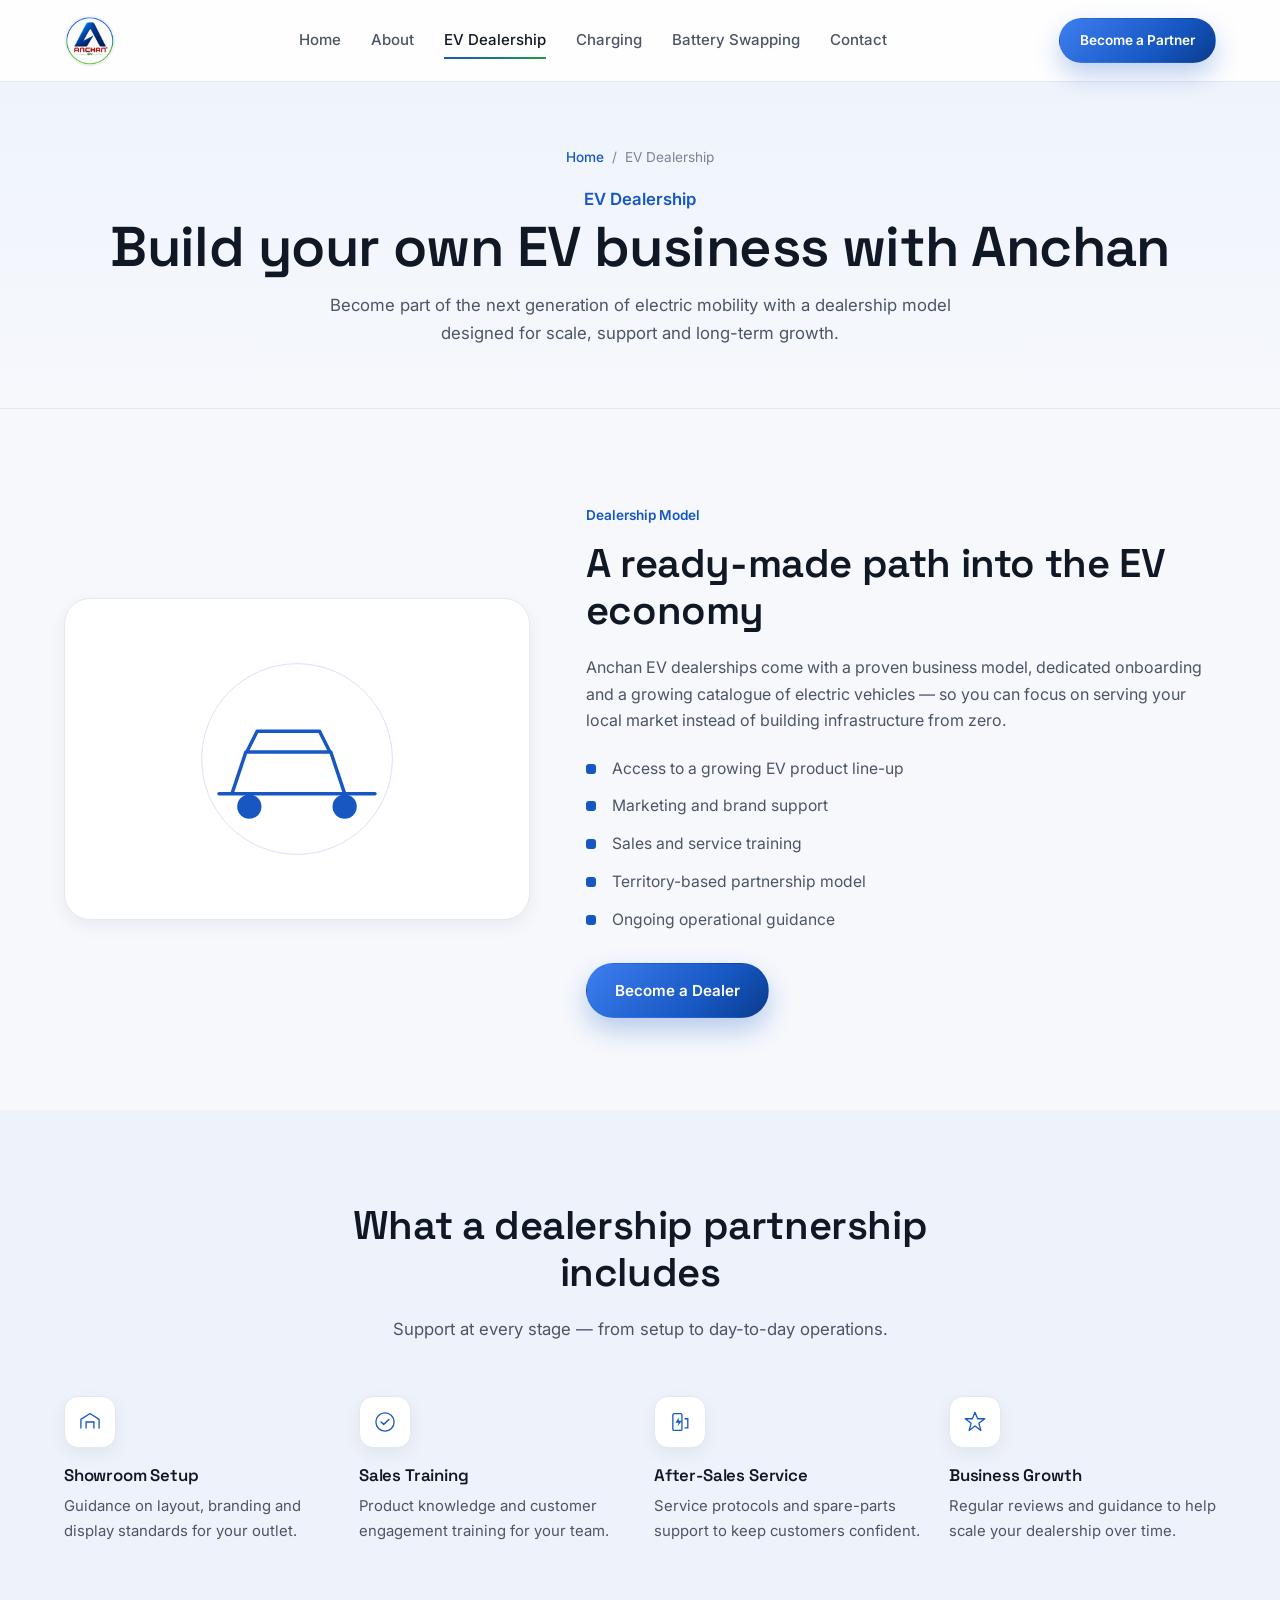
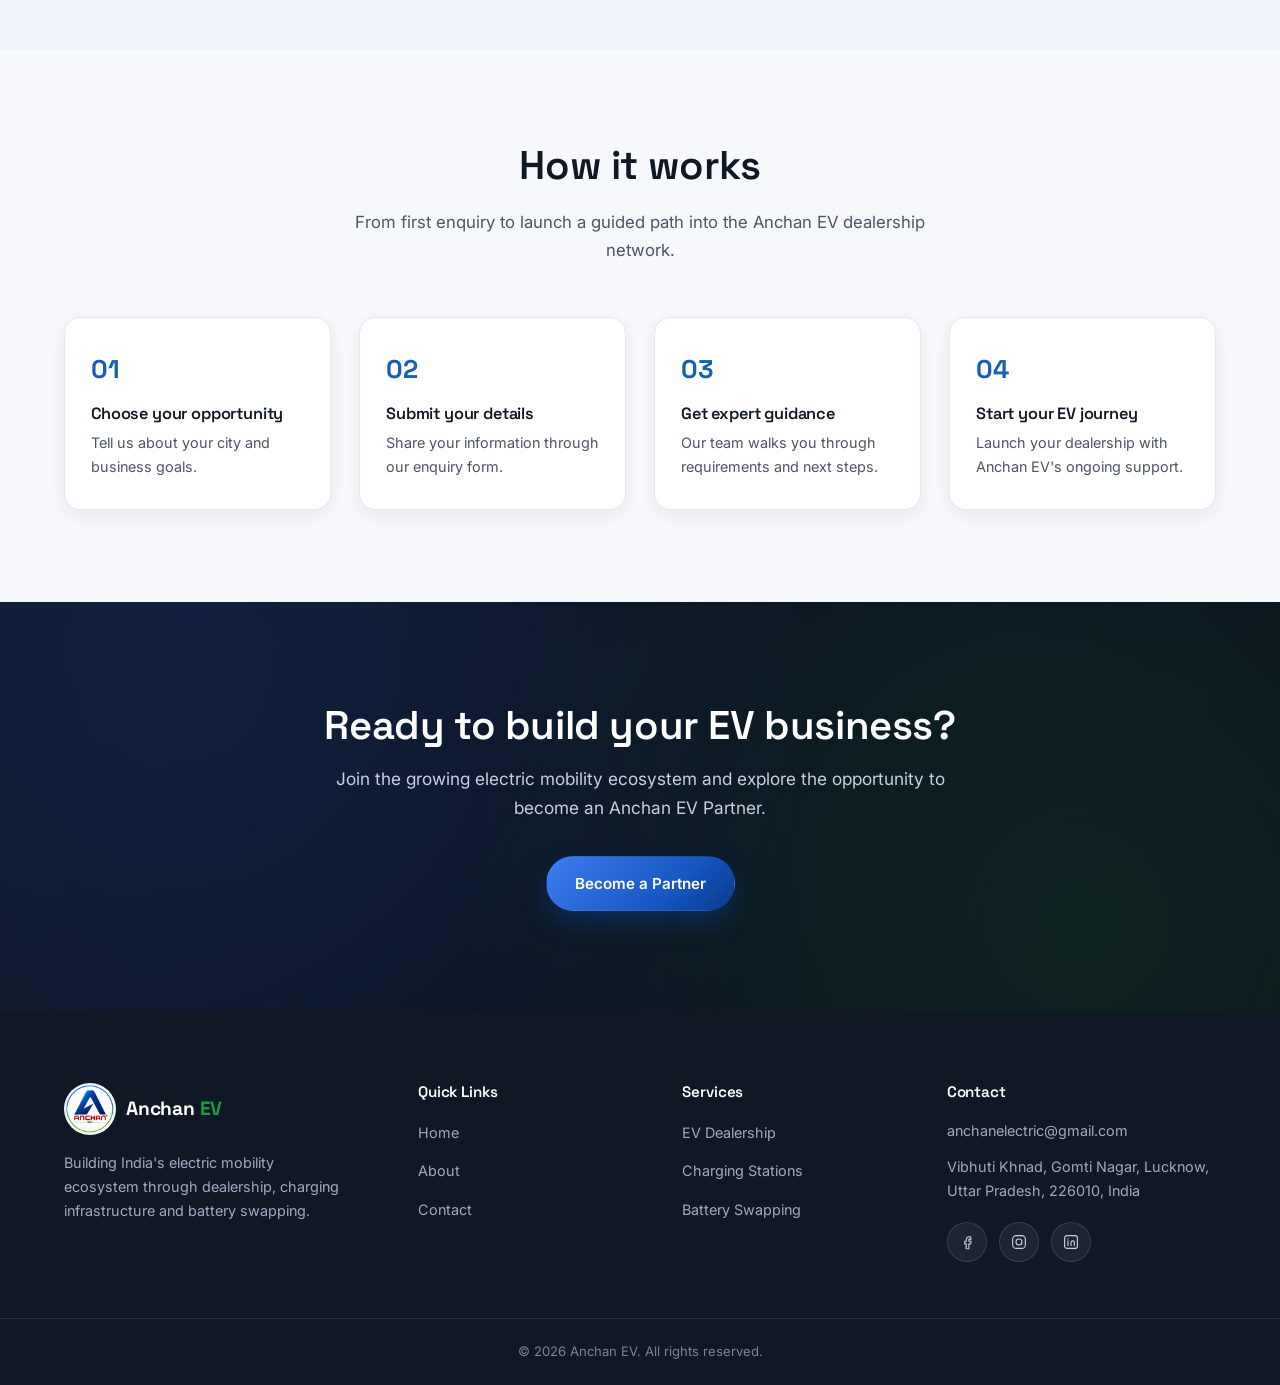
<file: dealership.html>
<!DOCTYPE html>
<html lang="en">
<head>
<meta charset="UTF-8">
<meta name="viewport" content="width=device-width, initial-scale=1.0">
<title>EV Dealership | Anchan EV</title>
<meta name="description" content="Become an Anchan EV dealer and build your own electric vehicle business as part of a growing mobility ecosystem.">
<link rel="icon" href="anchan-ev-logo.png" type="image/png">
<link rel="preconnect" href="https://fonts.googleapis.com">
<link rel="preconnect" href="https://fonts.gstatic.com" crossorigin>
<link href="https://fonts.googleapis.com/css2?family=Space+Grotesk:wght@500;600;700&family=Inter:wght@400;500;600;700&display=swap" rel="stylesheet">
<link rel="stylesheet" href="style.css">
</head>
<body>

<header class="navbar" id="navbar">
  <div class="navbar-inner container">
    <a href="index.html" class="brand" aria-label="Anchan EV home">
      <img src="anchan-ev-logo.png" alt="Anchan EV logo" class="brand-logo">
      <span class="brand-name"> <em></em></span>
    </a>
    <nav class="nav-links" id="navLinks" aria-label="Primary">
      <a href="index.html" data-page="index.html">Home</a>
       <a href="about.html" data-page="about.html">About</a>
      <a href="dealership.html" data-page="dealership.html">EV Dealership</a>
      <a href="charging.html" data-page="charging.html">Charging</a>
      <a href="battery-swapping.html" data-page="battery-swapping.html">Battery Swapping</a>
      
      <a href="contact.html" data-page="contact.html">Contact</a>
    </nav>
    <div class="navbar-actions">
      <a href="contact.html" class="btn btn-primary btn-sm">Become a Partner</a>
      <button class="hamburger" id="hamburger" aria-label="Open menu" aria-expanded="false" aria-controls="navLinks">
        <span></span><span></span><span></span>
      </button>
    </div>
  </div>
</header>

<section class="page-hero">
  <div class="container">
    <div class="breadcrumb"><a href="index.html">Home</a><span>/</span><span>EV Dealership</span></div>
    <p class="eyebrow">EV Dealership</p>
    <h1>Build your own EV business with Anchan</h1>
    <p>Become part of the next generation of electric mobility with a dealership model designed for scale, support and long-term growth.</p>
  </div>
</section>

<main>

<section class="section" id="dealership">
  <div class="container split-inner">
    <div class="split-visual split-visual--blue" aria-hidden="true">
      <svg viewBox="0 0 300 300" class="split-svg">
        <path d="M60 190h180M75 190l16-48h98l16 48M92 142l12-24h72l12 24" stroke="#1657C2" stroke-width="4" stroke-linecap="round" stroke-linejoin="round" fill="none"/>
        <circle cx="95" cy="205" r="14" fill="#1657C2"/>
        <circle cx="205" cy="205" r="14" fill="#1657C2"/>
        <circle cx="150" cy="150" r="110" fill="none" stroke="#1657C2" stroke-width="1" opacity="0.2"/>
      </svg>
    </div>
    <div class="split-copy">
      <p class="eyebrow">Dealership Model</p>
      <h2>A ready-made path into the EV economy</h2>
      <p>Anchan EV dealerships come with a proven business model, dedicated onboarding and a growing catalogue of electric vehicles — so you can focus on serving your local market instead of building infrastructure from zero.</p>
      <ul class="benefit-list benefit-list--blue">
        <li>Access to a growing EV product line-up</li>
        <li>Marketing and brand support</li>
        <li>Sales and service training</li>
        <li>Territory-based partnership model</li>
        <li>Ongoing operational guidance</li>
      </ul>
      <a href="contact.html" class="btn btn-primary">Become a Dealer</a>
    </div>
  </div>
</section>

<section class="section section--alt">
  <div class="container">
    <div class="section-head">
      <h2>What a dealership partnership includes</h2>
      <p>Support at every stage — from setup to day-to-day operations.</p>
    </div>
    <div class="feature-grid">
      <div class="feature">
        <div class="feature-icon"><svg viewBox="0 0 40 40" fill="none"><path d="M6 30V16l14-9 14 9v14" stroke="currentColor" stroke-width="2" stroke-linejoin="round"/><path d="M14 30V20h12v10" stroke="currentColor" stroke-width="2"/></svg></div>
        <h3>Showroom Setup</h3>
        <p>Guidance on layout, branding and display standards for your outlet.</p>
      </div>
      <div class="feature">
        <div class="feature-icon"><svg viewBox="0 0 40 40" fill="none"><circle cx="20" cy="20" r="14" stroke="currentColor" stroke-width="2"/><path d="M14 20l4 4 8-8" stroke="currentColor" stroke-width="2.2" stroke-linecap="round" stroke-linejoin="round"/></svg></div>
        <h3>Sales Training</h3>
        <p>Product knowledge and customer engagement training for your team.</p>
      </div>
      <div class="feature">
        <div class="feature-icon"><svg viewBox="0 0 40 40" fill="none"><rect x="9" y="7" width="14" height="26" rx="2" stroke="currentColor" stroke-width="2"/><path d="M18 13l-5 8h5l-2 6 7-9h-5z" fill="currentColor"/><path d="M27 15h5v14h-5" stroke="currentColor" stroke-width="2"/></svg></div>
        <h3>After-Sales Service</h3>
        <p>Service protocols and spare-parts support to keep customers confident.</p>
      </div>
      <div class="feature">
        <div class="feature-icon"><svg viewBox="0 0 40 40" fill="none"><path d="M20 5l4 10h11l-9 7 3 11-9-7-9 7 3-11-9-7h11z" stroke="currentColor" stroke-width="2" stroke-linejoin="round"/></svg></div>
        <h3>Business Growth</h3>
        <p>Regular reviews and guidance to help scale your dealership over time.</p>
      </div>
    </div>
  </div>
</section>

<section class="section" id="how">
  <div class="container">
    <div class="section-head">
      <h2>How it works</h2>
      <p>From first enquiry to launch a guided path into the Anchan EV dealership network.</p>
    </div>
    <div class="steps">
      <div class="step"><span class="step-num">01</span><h3>Choose your opportunity</h3><p>Tell us about your city and business goals.</p></div>
      <div class="step"><span class="step-num">02</span><h3>Submit your details</h3><p>Share your information through our enquiry form.</p></div>
      <div class="step"><span class="step-num">03</span><h3>Get expert guidance</h3><p>Our team walks you through requirements and next steps.</p></div>
      <div class="step"><span class="step-num">04</span><h3>Start your EV journey</h3><p>Launch your dealership with Anchan EV's ongoing support.</p></div>
    </div>
  </div>
</section>

<section class="section dealership-cta">
  <div class="dealership-bg" aria-hidden="true"></div>
  <div class="container dealership-inner">
    <h2>Ready to build your EV business?</h2>
    <p>Join the growing electric mobility ecosystem and explore the opportunity to become an Anchan EV Partner.</p>
    <div class="hero-actions">
      <a href="contact.html" class="btn btn-primary">Become a Partner</a>
      <!-- <a href="contact.html" class="btn btn-ghost">Talk to Our Team</a> -->
    </div>
  </div>
</section>

</main>

<footer class="footer">
  <div class="container footer-grid">
    <div class="footer-brand">
      <a href="index.html" class="brand" aria-label="Anchan EV home">
        <img src="anchan-ev-logo.png" alt="Anchan EV logo" class="brand-logo">
        <span class="brand-name">Anchan <em>EV</em></span>
      </a>
      <p>Building India's electric mobility ecosystem through dealership, charging infrastructure and battery swapping.</p>
    </div>
    <div class="footer-col">
      <h4>Quick Links</h4>
      <ul>
        <li><a href="index.html">Home</a></li>
        <li><a href="about.html">About</a></li>
        <li><a href="contact.html">Contact</a></li>
      </ul>
    </div>
    <div class="footer-col">
      <h4>Services</h4>
      <ul>
        <li><a href="dealership.html">EV Dealership</a></li>
        <li><a href="charging.html">Charging Stations</a></li>
        <li><a href="battery-swapping.html">Battery Swapping</a></li>
      </ul>
    </div>
    <div class="footer-col">
      <h4>Contact</h4>
      <ul class="footer-contact">
        <li>anchanelectric@gmail.com</li>
        <li> Vibhuti Khnad, Gomti Nagar, Lucknow, Uttar Pradesh, 226010, India</li>
      </ul>
      <div class="social-links social-links--footer" aria-label="Social media">
        <a href="#" aria-label="Facebook"><svg viewBox="0 0 24 24" fill="none"><path d="M15 8.5h2V5h-2c-2.2 0-4 1.8-4 4v2H9v3.5h2V21h3.5v-6.5H17l.5-3.5h-3V9c0-.5.5-1 1-1z" stroke="currentColor" stroke-width="1.5" stroke-linejoin="round"/></svg></a>
        <a href="#" aria-label="Instagram"><svg viewBox="0 0 24 24" fill="none"><rect x="3.5" y="3.5" width="17" height="17" rx="5" stroke="currentColor" stroke-width="1.5"/><circle cx="12" cy="12" r="4" stroke="currentColor" stroke-width="1.5"/></svg></a>
        <a href="#" aria-label="LinkedIn"><svg viewBox="0 0 24 24" fill="none"><rect x="3.5" y="3.5" width="17" height="17" rx="3" stroke="currentColor" stroke-width="1.5"/><path d="M8 10.5v6M8 7.8v.2M12 16.5v-3.7c0-1.4 1-2.3 2.3-2.3 1.3 0 2.2.9 2.2 2.3v3.7" stroke="currentColor" stroke-width="1.5" stroke-linecap="round"/></svg></a>
      </div>
    </div>
  </div>
  <div class="footer-bottom">
    <p>© 2026 Anchan EV. All rights reserved.</p>
  </div>
</footer>

<button class="scroll-top" id="scrollTop" aria-label="Scroll to top" hidden>
  <svg viewBox="0 0 24 24" fill="none"><path d="M12 19V5M6 11l6-6 6 6" stroke="currentColor" stroke-width="2" stroke-linecap="round" stroke-linejoin="round"/></svg>
</button>

<script src="script.js"></script>
</body>
</html>
</file>
<file: style.css>
/* =========================================================
   ANCHAN EV — STYLESHEET (Light / Professional theme)
   Shared across every page in the site.
   ========================================================= */

:root {
  /* Brand colors, drawn from the Anchan EV logo (blue mark, red
     wordmark, green "ev" + ring) */
  --primary: #1657C2;        /* logo blue */
  --primary-light: #3E7EF0;
  --primary-dark: #0A3B8C;
  --secondary: #C81E3A;      /* red wordmark */
  --secondary-light: #E14B62;
  --accent: #1E9D46;         /* green "ev" + ring */
  --accent-light: #2FBE5C;

  --dark: #101826;           /* headings / high-contrast text */
  --bg: #F6F8FC;             /* page background */
  --surface: #FFFFFF;        /* card / panel background */
  --surface-alt: #EEF2FA;    /* alternate section background */
  --text: #29303D;
  --text-soft: #4C5566;
  --muted: #7A8496;

  --border: #E3E8F1;
  --border-strong: #D3DAE8;

  --radius-sm: 10px;
  --radius-md: 16px;
  --radius-lg: 26px;

  --shadow-sm: 0 6px 18px rgba(16, 24, 40, 0.06);
  --shadow-md: 0 16px 40px rgba(16, 24, 40, 0.09);
  --shadow-lg: 0 24px 60px rgba(16, 24, 40, 0.12);

  --font-display: 'Space Grotesk', 'Segoe UI', sans-serif;
  --font-body: 'Inter', 'Segoe UI', sans-serif;

  --container-w: 1200px;

  --nav-h: 82px;
  --nav-h-scrolled: 64px;

  --ease: cubic-bezier(0.22, 1, 0.36, 1);
}

/* =========================================================
   RESET
   ========================================================= */
* { box-sizing: border-box; }
html { scroll-behavior: smooth; }

body {
  margin: 0;
  background: var(--bg);
  color: var(--text);
  font-family: var(--font-body);
  line-height: 1.65;
  -webkit-font-smoothing: antialiased;
  overflow-x: hidden;
}

img { max-width: 100%; display: block; }
ul { list-style: none; margin: 0; padding: 0; }
a { color: inherit; text-decoration: none; }
button { font-family: inherit; cursor: pointer; }
input, select, textarea { font-family: inherit; }

h1, h2, h3, h4 {
  font-family: var(--font-display);
  color: var(--dark);
  line-height: 1.18;
  margin: 0 0 0.5em;
  font-weight: 600;
  letter-spacing: -0.01em;
}

h1 { font-size: clamp(2.3rem, 4.6vw, 3.5rem); }
h2 { font-size: clamp(1.75rem, 3.2vw, 2.5rem); }
h3 { font-size: 1.18rem; }

p { color: var(--text-soft); margin: 0 0 1em; }

.container {
  width: 100%;
  max-width: var(--container-w);
  margin: 0 auto;
  padding: 0 24px;
}

@media (prefers-reduced-motion: reduce) {
  *, *::before, *::after {
    animation-duration: 0.001ms !important;
    animation-iteration-count: 1 !important;
    transition-duration: 0.001ms !important;
    scroll-behavior: auto !important;
  }
}

:focus-visible {
  outline: 2px solid var(--primary);
  outline-offset: 3px;
}

/* =========================================================
   BUTTONS
   ========================================================= */
.btn {
  display: inline-flex;
  align-items: center;
  justify-content: center;
  gap: 8px;
  padding: 14px 28px;
  border-radius: 999px;
  font-weight: 600;
  font-size: 0.95rem;
  border: 1px solid transparent;
  transition: transform 0.25s var(--ease), box-shadow 0.25s var(--ease), background 0.25s var(--ease), border-color 0.25s var(--ease), color 0.25s var(--ease);
  white-space: nowrap;
}

.btn-primary {
  background: linear-gradient(135deg, var(--primary-light), var(--primary) 65%, var(--primary-dark));
  color: #fff;
  box-shadow: 0 12px 26px rgba(22, 87, 194, 0.28);
}
.btn-primary:hover { transform: translateY(-2px); box-shadow: 0 16px 32px rgba(22, 87, 194, 0.36); }

.btn-green { background: linear-gradient(135deg, var(--accent-light), var(--accent) 70%, #157738); box-shadow: 0 12px 26px rgba(30, 157, 70, 0.26); }
.btn-green:hover { box-shadow: 0 16px 32px rgba(30, 157, 70, 0.36); }

.btn-red { background: linear-gradient(135deg, var(--secondary-light), var(--secondary) 70%, #921429); box-shadow: 0 12px 26px rgba(200, 30, 58, 0.26); }
.btn-red:hover { box-shadow: 0 16px 32px rgba(200, 30, 58, 0.36); }

.btn-outline {
  background: transparent;
  border-color: var(--border-strong);
  color: var(--dark);
}
.btn-outline:hover { border-color: var(--primary); background: rgba(22, 87, 194, 0.06); transform: translateY(-2px); }

.btn-ghost {
  background: rgba(255, 255, 255, 0.16);
  color: #fff;
  border-color: rgba(255, 255, 255, 0.4);
}
.btn-ghost:hover { background: rgba(255, 255, 255, 0.28); transform: translateY(-2px); }

.btn-sm { padding: 10px 20px; font-size: 0.85rem; }
.btn-block { width: 100%; padding: 15px 28px; }

/* =========================================================
   NAVBAR
   ========================================================= */
.navbar {
  position: sticky;
  top: 0;
  z-index: 1000;
  height: var(--nav-h);
  display: flex;
  align-items: center;
  background: rgba(255, 255, 255, 0.85);
  backdrop-filter: blur(14px);
  -webkit-backdrop-filter: blur(14px);
  border-bottom: 1px solid var(--border);
  transition: height 0.3s var(--ease), box-shadow 0.3s var(--ease), background 0.3s var(--ease);
}

.navbar.scrolled {
  height: var(--nav-h-scrolled);
  background: rgba(255, 255, 255, 0.97);
  box-shadow: var(--shadow-sm);
}

.navbar-inner {
  display: flex;
  align-items: center;
  justify-content: space-between;
  gap: 20px;
}

.brand {
  display: flex;
  align-items: center;
  gap: 10px;
  flex-shrink: 0;
}

.brand-logo {
  width: 52px;
  height: 52px;
  border-radius: 50%;
  transition: width 0.3s var(--ease), height 0.3s var(--ease);
}
.navbar.scrolled .brand-logo { width: 34px; height: 34px; }

.brand-name {
  font-family: var(--font-display);
  font-weight: 700;
  font-size: 1.2rem;
  color: var(--dark);
  letter-spacing: -0.01em;
}
.brand-name em { color: var(--accent); font-style: normal; }

.nav-links {
  display: flex;
  align-items: center;
  gap: 30px;
  margin: 0 auto;
}

.nav-links a {
  font-size: 0.94rem;
  font-weight: 500;
  color: var(--text-soft);
  position: relative;
  padding: 6px 0;
  transition: color 0.2s ease;
}
.nav-links a::after {
  content: '';
  position: absolute;
  left: 0; bottom: 0;
  height: 2px;
  width: 0;
  background: linear-gradient(90deg, var(--primary), var(--accent));
  transition: width 0.25s var(--ease);
}
.nav-links a:hover { color: var(--dark); }
.nav-links a:hover::after,
.nav-links a.active::after { width: 100%; }
.nav-links a.active { color: var(--dark); }

.navbar-actions {
  display: flex;
  align-items: center;
  gap: 14px;
}

.hamburger {
  display: none;
  flex-direction: column;
  justify-content: center;
  gap: 5px;
  width: 40px;
  height: 40px;
  background: transparent;
  border: 1px solid var(--border-strong);
  border-radius: 10px;
}
.hamburger span {
  display: block;
  width: 18px;
  height: 2px;
  margin: 0 auto;
  background: var(--dark);
  transition: transform 0.3s var(--ease), opacity 0.3s var(--ease);
}
.hamburger.active span:nth-child(1) { transform: translateY(7px) rotate(45deg); }
.hamburger.active span:nth-child(2) { opacity: 0; }
.hamburger.active span:nth-child(3) { transform: translateY(-7px) rotate(-45deg); }

/* =========================================================
   HERO (homepage)
   ========================================================= */
.hero {
  position: relative;
  padding: 88px 0 84px;
  overflow: hidden;
  background: linear-gradient(180deg, #EFF4FC 0%, var(--bg) 100%);
}

.hero-bg { position: absolute; inset: 0; z-index: 0; }

.hero-circuit { position: absolute; inset: 0; width: 100%; height: 100%; opacity: 0.5; }
.circuit-line { fill: none; stroke: var(--primary); stroke-width: 1.4; stroke-dasharray: 6 8; opacity: 0.35; }
.circuit-line--2 { stroke: var(--accent); }
.circuit-node { fill: var(--primary); opacity: 0.5; }
.circuit-node--2 { fill: var(--accent); opacity: 0.5; }

.hero-glow {
  position: absolute;
  width: 460px;
  height: 460px;
  border-radius: 50%;
  filter: blur(110px);
  opacity: 0.22;
}
.hero-glow--blue { top: -140px; right: -80px; background: var(--primary); }
.hero-glow--green { bottom: -160px; left: -120px; background: var(--accent); }

.hero-inner {
  position: relative;
  z-index: 1;
  display: grid;
  grid-template-columns: 1.1fr 0.9fr;
  align-items: center;
  gap: 48px;
}

.eyebrow {
  display: inline-block;
  font-size: 0.85rem;
  font-weight: 600;
  color: var(--primary);
  margin-bottom: 14px;
}
.eyebrow--green { color: var(--accent); }
.eyebrow--red { color: var(--secondary); }

.hero-sub {
  font-size: 1.1rem;
  max-width: 46ch;
  color: var(--text-soft);
}

.hero-actions {
  display: flex;
  flex-wrap: wrap;
  gap: 16px;
  margin: 28px 0 34px;
}

.hero-pillars {
  display: flex;
  flex-wrap: wrap;
  gap: 24px;
}
.hero-pillar {
  display: flex;
  align-items: center;
  gap: 8px;
  font-size: 0.88rem;
  color: var(--muted);
  font-weight: 500;
}
.pillar-dot { width: 9px; height: 9px; border-radius: 50%; display: inline-block; }
.pillar-dot--blue { background: var(--primary); }
.pillar-dot--green { background: var(--accent); }
.pillar-dot--red { background: var(--secondary); }

.hero-visual { position: relative; display: flex; justify-content: center; }

.hero-card {
  background: var(--surface);
  border: 1px solid var(--border);
  border-radius: var(--radius-lg);
  padding: 32px;
  box-shadow: var(--shadow-lg);
}

.hero-card--main { width: 100%; max-width: 420px; }
.ev-illustration { width: 100%; height: auto; }

.hero-card-stat {
  display: flex;
  align-items: center;
  gap: 12px;
  margin-top: 20px;
  padding-top: 20px;
  border-top: 1px solid var(--border);
}
.hero-card-stat strong { display: block; color: var(--dark); font-size: 0.95rem; }
.hero-card-stat small { color: var(--muted); font-size: 0.8rem; }
.charge-bolt {
  width: 40px; height: 40px;
  border-radius: 12px;
  display: flex; align-items: center; justify-content: center;
  background: rgba(30, 157, 70, 0.12);
  font-size: 1.1rem;
}

.hero-card--float {
  position: absolute;
  bottom: -18px;
  right: -22px;
  padding: 16px 20px;
  border-radius: var(--radius-md);
  animation: float 4.5s ease-in-out infinite;
  background: var(--surface);
}
.hero-card--float strong { display: block; font-size: 1.3rem; color: var(--accent); }
.hero-card--float small { color: var(--muted); font-size: 0.78rem; }

@keyframes float {
  0%, 100% { transform: translateY(0); }
  50% { transform: translateY(-10px); }
}

/* =========================================================
   PAGE HERO (inner pages banner)
   ========================================================= */
.page-hero {
  position: relative;
  padding: 64px 0 60px;
  text-align: center;
  background: linear-gradient(180deg, #EFF4FC 0%, var(--bg) 100%);
  border-bottom: 1px solid var(--border);
}
.page-hero .eyebrow { display: block; }
.page-hero h1 { margin-bottom: 12px; }
.page-hero p { max-width: 60ch; margin: 0 auto; font-size: 1.05rem; }
.breadcrumb {
  display: flex;
  justify-content: center;
  gap: 8px;
  font-size: 0.85rem;
  color: var(--muted);
  margin-bottom: 18px;
}
.breadcrumb a { color: var(--primary); font-weight: 500; }

/* =========================================================
   SECTIONS — SHARED
   ========================================================= */
.section { padding: 92px 0; position: relative; }
.section--alt { background: var(--surface-alt); }

.section-head { max-width: 640px; margin: 0 auto 52px; text-align: center; }
.section-head p { font-size: 1.05rem; }

/* reveal-on-scroll */
.reveal {
  opacity: 0;
  transform: translateY(22px);
  transition: opacity 0.7s var(--ease), transform 0.7s var(--ease);
}
.reveal.is-visible { opacity: 1; transform: translateY(0); }

/* =========================================================
   SERVICES CARDS
   ========================================================= */
.card-grid {
  display: grid;
  grid-template-columns: repeat(3, 1fr);
  gap: 28px;
}

.service-card {
  background: var(--surface);
  border: 1px solid var(--border);
  border-radius: var(--radius-lg);
  padding: 36px 32px;
  box-shadow: var(--shadow-sm);
  transition: transform 0.3s var(--ease), border-color 0.3s var(--ease), box-shadow 0.3s var(--ease);
}
.service-card:hover { transform: translateY(-6px); box-shadow: var(--shadow-md); }

.service-card--blue:hover { border-color: rgba(22, 87, 194, 0.35); }
.service-card--green:hover { border-color: rgba(30, 157, 70, 0.35); }
.service-card--red:hover { border-color: rgba(200, 30, 58, 0.35); }

.service-icon {
  width: 56px; height: 56px;
  border-radius: 16px;
  display: flex; align-items: center; justify-content: center;
  margin-bottom: 22px;
}
.service-icon svg { width: 28px; height: 28px; }

.service-card--blue .service-icon { background: rgba(22, 87, 194, 0.1); color: var(--primary); }
.service-card--green .service-icon { background: rgba(30, 157, 70, 0.1); color: var(--accent); }
.service-card--red .service-icon { background: rgba(200, 30, 58, 0.1); color: var(--secondary); }

.card-link {
  display: inline-flex;
  align-items: center;
  gap: 6px;
  font-weight: 600;
  font-size: 0.92rem;
  color: var(--dark);
  margin-top: 6px;
}
.card-link span { transition: transform 0.25s var(--ease); }
.card-link:hover span { transform: translateX(4px); }

/* =========================================================
   WHY ANCHAN — FEATURES
   ========================================================= */
.feature-grid {
  display: grid;
  grid-template-columns: repeat(4, 1fr);
  gap: 28px;
}
.feature { text-align: left; }
.feature-icon {
  width: 52px; height: 52px;
  border-radius: 14px;
  background: var(--surface);
  border: 1px solid var(--border);
  display: flex; align-items: center; justify-content: center;
  color: var(--primary);
  margin-bottom: 18px;
  box-shadow: var(--shadow-sm);
}
.feature-icon svg { width: 26px; height: 26px; }
.feature h3 { font-size: 1.05rem; }
.feature p { font-size: 0.93rem; }

/* =========================================================
   DEALERSHIP CTA
   ========================================================= */
.dealership-cta {
  position: relative;
  overflow: hidden;
  padding: 100px 0;
  text-align: center;
}
.dealership-bg {
  position: absolute; inset: 0;
  background:
    radial-gradient(circle at 15% 20%, rgba(22, 87, 194, 0.16), transparent 55%),
    radial-gradient(circle at 85% 80%, rgba(30, 157, 70, 0.14), transparent 55%),
    linear-gradient(135deg, #101826, #0B1220 60%, #0A0F1A);
}
.dealership-inner { position: relative; z-index: 1; max-width: 680px; margin: 0 auto; }
.dealership-inner h2 { color: #fff; margin-bottom: 16px; }
.dealership-inner p { font-size: 1.08rem; margin-bottom: 34px; color: #C7D0E0; }
.dealership-inner .hero-actions { justify-content: center; margin: 0; }

/* =========================================================
   SPLIT SECTIONS — CHARGING / SWAPPING
   ========================================================= */
.split-inner {
  display: grid;
  grid-template-columns: 0.85fr 1.15fr;
  align-items: center;
  gap: 56px;
}
.split-inner--reverse { grid-template-columns: 1.15fr 0.85fr; }
.split-inner--reverse .split-visual { order: 2; }
.split-inner--reverse .split-copy { order: 1; }

.split-visual {
  display: flex;
  justify-content: center;
  padding: 30px;
  border-radius: var(--radius-lg);
  background: var(--surface);
  border: 1px solid var(--border);
  box-shadow: var(--shadow-sm);
}
.split-svg { width: 100%; max-width: 260px; height: auto; }

.benefit-list { margin: 22px 0 30px; display: grid; gap: 12px; }
.benefit-list li {
  position: relative;
  padding-left: 26px;
  color: var(--text-soft);
  font-size: 0.98rem;
}
.benefit-list li::before {
  content: '';
  position: absolute;
  left: 0; top: 8px;
  width: 10px; height: 10px;
  border-radius: 3px;
}
.benefit-list--green li::before { background: var(--accent); }
.benefit-list--red li::before { background: var(--secondary); }
.benefit-list--blue li::before { background: var(--primary); }

/* =========================================================
   HOW IT WORKS
   ========================================================= */
.steps {
  display: grid;
  grid-template-columns: repeat(4, 1fr);
  gap: 28px;
  position: relative;
}
.step {
  padding: 30px 26px;
  border: 1px solid var(--border);
  border-radius: var(--radius-md);
  background: var(--surface);
  box-shadow: var(--shadow-sm);
}
.step-num {
  display: block;
  font-family: var(--font-display);
  font-size: 1.6rem;
  font-weight: 700;
  background: linear-gradient(120deg, var(--primary), var(--accent));
  -webkit-background-clip: text;
  background-clip: text;
  color: transparent;
  margin-bottom: 14px;
}
.step h3 { font-size: 1.02rem; margin-bottom: 8px; }
.step p { font-size: 0.9rem; margin: 0; }

/* =========================================================
   STATS
   ========================================================= */
.stats-section { padding: 72px 0; background: linear-gradient(135deg, #101826, #0B1220); }
.stats-grid {
  display: grid;
  grid-template-columns: repeat(4, 1fr);
  gap: 24px;
  text-align: center;
}
.stat-number {
  display: block;
  font-family: var(--font-display);
  font-size: clamp(2.2rem, 4vw, 3rem);
  font-weight: 700;
  color: #fff;
}
.stat-label { color: #9FAAC0; font-size: 0.92rem; }
.stats-note { text-align: center; margin: 34px 0 0; font-size: 0.8rem; color: #7A8496; }
.stats-note code {
  background: rgba(255,255,255,0.08);
  color: #C7D0E0;
  padding: 2px 6px;
  border-radius: 4px;
  font-size: 0.78rem;
}

/* =========================================================
   ABOUT
   ========================================================= */
.about-inner {
  display: grid;
  grid-template-columns: 1fr 1fr;
  gap: 56px;
  align-items: start;
}
.about-points {
  display: grid;
  grid-template-columns: 1fr 1fr;
  gap: 20px;
}
.about-point {
  padding: 20px;
  border-radius: var(--radius-md);
  background: var(--surface);
  border: 1px solid var(--border);
  box-shadow: var(--shadow-sm);
}
.about-point strong { display: block; color: var(--dark); font-size: 0.96rem; margin-bottom: 6px; }
.about-point span { color: var(--muted); font-size: 0.85rem; }

.mission-strip {
  display: grid;
  grid-template-columns: repeat(3, 1fr);
  gap: 24px;
  margin-top: 20px;
}
.mission-card {
  background: var(--surface);
  border: 1px solid var(--border);
  border-radius: var(--radius-md);
  padding: 26px;
  box-shadow: var(--shadow-sm);
}
.mission-card h3 { font-size: 1rem; }
.mission-card p { font-size: 0.9rem; margin: 0; }

/* =========================================================
   CONTACT / FORM
   ========================================================= */
.contact-grid {
  display: grid;
  grid-template-columns: 1.3fr 0.9fr;
  gap: 40px;
  align-items: start;
}

.enquiry-form {
  background: var(--surface);
  border: 1px solid var(--border);
  border-radius: var(--radius-lg);
  padding: 40px;
  position: relative;
  box-shadow: var(--shadow-sm);
}

.form-row {
  display: grid;
  grid-template-columns: 1fr 1fr;
  gap: 20px;
}

.form-field { margin-bottom: 20px; }
.form-field label {
  display: block;
  font-size: 0.85rem;
  font-weight: 600;
  color: var(--text-soft);
  margin-bottom: 8px;
}
.form-field input,
.form-field select,
.form-field textarea {
  width: 100%;
  padding: 13px 16px;
  border-radius: var(--radius-sm);
  border: 1px solid var(--border-strong);
  background: var(--bg);
  color: var(--dark);
  font-size: 0.95rem;
  transition: border-color 0.2s ease, box-shadow 0.2s ease;
}
.form-field input:focus,
.form-field select:focus,
.form-field textarea:focus {
  outline: none;
  border-color: var(--primary);
  box-shadow: 0 0 0 3px rgba(22, 87, 194, 0.15);
}
.form-field textarea { resize: vertical; min-height: 100px; }

.form-field.has-error input,
.form-field.has-error select,
.form-field.has-error textarea {
  border-color: var(--secondary);
}
.form-error {
  display: block;
  min-height: 18px;
  font-size: 0.78rem;
  color: var(--secondary);
  margin-top: 6px;
}

.form-success {
  display: flex;
  align-items: flex-start;
  gap: 12px;
  margin-top: 20px;
  padding: 16px 18px;
  border-radius: var(--radius-md);
  background: rgba(30, 157, 70, 0.08);
  border: 1px solid rgba(30, 157, 70, 0.3);
  color: var(--accent);
}
.form-success svg { width: 22px; height: 22px; flex-shrink: 0; margin-top: 2px; }
.form-success strong { display: block; color: var(--dark); margin-bottom: 2px; }
.form-success p { margin: 0; color: var(--text-soft); font-size: 0.88rem; }

.contact-info-card {
  background: var(--surface);
  border: 1px solid var(--border);
  border-radius: var(--radius-lg);
  padding: 34px;
  box-shadow: var(--shadow-sm);
}
.contact-info-card h3 { margin-bottom: 20px; }
.contact-info-card ul { display: grid; gap: 18px; margin-bottom: 26px; }
.contact-info-card li span {
  display: block;
  font-size: 0.78rem;
  text-transform: uppercase;
  letter-spacing: 0.04em;
  color: var(--muted);
  margin-bottom: 4px;
}
.contact-info-card li a,
.contact-info-card li p { color: var(--text); font-size: 0.95rem; margin: 0; }
.contact-info-card li a:hover { color: var(--primary); }

.social-links { display: flex; gap: 12px; }
.social-links a {
  width: 40px; height: 40px;
  border-radius: 50%;
  display: flex; align-items: center; justify-content: center;
  background: var(--bg);
  border: 1px solid var(--border);
  color: var(--text-soft);
  transition: color 0.2s ease, border-color 0.2s ease, transform 0.2s ease;
}
.social-links a svg { width: 18px; height: 18px; }
.social-links a:hover { color: var(--accent); border-color: var(--accent); transform: translateY(-2px); }

/* =========================================================
   FOOTER
   ========================================================= */
.footer {
  background: #101826;
  color: #C7D0E0;
  padding: 72px 0 0;
}
.footer-grid {
  display: grid;
  grid-template-columns: 1.4fr 1fr 1fr 1.2fr;
  gap: 40px;
  padding-bottom: 56px;
}
.footer .brand-name { color: #fff; }
.footer-brand p { font-size: 0.9rem; margin-top: 16px; max-width: 32ch; color: #9FAAC0; }
.footer-col h4 { color: #fff; font-size: 0.95rem; margin-bottom: 18px; }
.footer-col ul { display: grid; gap: 12px; }
.footer-col a { color: #9FAAC0; font-size: 0.9rem; transition: color 0.2s ease; }
.footer-col a:hover { color: var(--accent-light); }
.footer-contact li { color: #9FAAC0; font-size: 0.9rem; }
.social-links--footer { margin-top: 20px; }
.social-links--footer a { background: rgba(255,255,255,0.06); border-color: rgba(255,255,255,0.12); color: #C7D0E0; }
.social-links--footer a:hover { color: var(--accent-light); border-color: var(--accent-light); }

.footer-bottom {
  border-top: 1px solid rgba(255,255,255,0.1);
  padding: 22px 0;
  text-align: center;
}
.footer-bottom p { margin: 0; font-size: 0.82rem; color: #7A8496; }

/* =========================================================
   SCROLL TO TOP
   ========================================================= */
.scroll-top {
  position: fixed;
  bottom: 28px;
  right: 28px;
  width: 46px; height: 46px;
  border-radius: 50%;
  background: var(--primary);
  color: #fff;
  border: none;
  display: flex; align-items: center; justify-content: center;
  box-shadow: 0 14px 30px rgba(22, 87, 194, 0.35);
  z-index: 900;
  transition: transform 0.25s var(--ease), opacity 0.25s var(--ease);
}
.scroll-top svg { width: 20px; height: 20px; }
.scroll-top:hover { transform: translateY(-3px); }
.scroll-top[hidden] { display: none; }

/* =========================================================
   RESPONSIVE
   ========================================================= */
@media (max-width: 1024px) {
  .hero-inner { grid-template-columns: 1fr; }
  .hero-visual { order: -1; margin-bottom: 12px; }
  .hero-card--main { max-width: 360px; }
  .feature-grid { grid-template-columns: repeat(2, 1fr); }
  .steps { grid-template-columns: repeat(2, 1fr); }
  .about-inner { grid-template-columns: 1fr; }
  .mission-strip { grid-template-columns: 1fr; }
  .split-inner, .split-inner--reverse { grid-template-columns: 1fr; }
  .split-inner--reverse .split-visual,
  .split-inner--reverse .split-copy { order: initial; }
  .split-visual { max-width: 320px; margin: 0 auto; }
  .contact-grid { grid-template-columns: 1fr; }
  .footer-grid { grid-template-columns: 1fr 1fr; }
}

@media (max-width: 900px) {
  .nav-links {
    position: fixed;
    top: var(--nav-h);
    left: 0; right: 0;
    flex-direction: column;
    align-items: flex-start;
    gap: 4px;
    background: rgba(255, 255, 255, 0.99);
    backdrop-filter: blur(16px);
    padding: 12px 24px 28px;
    border-bottom: 1px solid var(--border);
    box-shadow: var(--shadow-sm);
    transform: translateY(-8px);
    opacity: 0;
    visibility: hidden;
    pointer-events: none;
    transition: transform 0.3s var(--ease), opacity 0.3s var(--ease), visibility 0.3s;
    max-height: calc(100vh - var(--nav-h));
    overflow-y: auto;
  }
  .navbar.scrolled .nav-links { top: var(--nav-h-scrolled); }
  .nav-links.open {
    transform: translateY(0);
    opacity: 1;
    visibility: visible;
    pointer-events: auto;
  }
  .nav-links a {
    width: 100%;
    padding: 14px 0;
    border-bottom: 1px solid var(--border);
  }
  .nav-links a::after { display: none; }

  .navbar-actions .btn-sm { display: none; }
  .hamburger { display: flex; }

  .card-grid { grid-template-columns: 1fr; }
  .feature-grid { grid-template-columns: 1fr; }
  .steps { grid-template-columns: 1fr; }
  .about-points { grid-template-columns: 1fr; }
  .stats-grid { grid-template-columns: repeat(2, 1fr); gap: 32px; }
  .footer-grid { grid-template-columns: 1fr; gap: 32px; }
}

@media (max-width: 620px) {
  .container { padding: 0 18px; }
  .section { padding: 68px 0; }
  .hero { padding: 52px 0 60px; }
  .page-hero { padding: 48px 0 44px; }
  .form-row { grid-template-columns: 1fr; }
  .enquiry-form { padding: 26px; }
  .hero-actions { flex-direction: column; align-items: stretch; }
  .hero-actions .btn { text-align: center; }
  .dealership-inner .hero-actions { align-items: stretch; }
  .hero-card--float { right: 6px; bottom: -14px; }
}

@media (max-width: 375px) {
  h1 { font-size: 2.05rem; }
  .brand-name { font-size: 1.05rem; }
  .hero-pillars { gap: 14px; }
}


.charging-image-section {
    width: 100%;
    height: 550px;
    overflow: hidden;
    border-radius: 24px;
}

.charging-image-section img {
    width: 100%;
    height: 100%;
    object-fit: cover;
    display: block;
}

/* Mobile */
@media (max-width: 768px) {
    .charging-image-section {
        height: 350px;
        border-radius: 18px;
    }
}


/* form  */
/* ================= LIMITED OPPORTUNITY BANNER ================= */
  .limited{
    margin:64px auto 0; max-width:1180px;
    background:linear-gradient(120deg, var(--red), var(--red-dark));
    border-radius:22px; padding:34px 40px; display:flex; align-items:center; justify-content:space-between; gap:24px;
    color:#fff; flex-wrap:wrap;
  }
  .limited h3{font-size:22px; font-weight:800; color:var(--gold);}
  .limited p{margin-top:6px; font-size:15px; color:#FDEBEA; max-width:500px;}

  /* ================= APPLY FORM ================= */
  

.apply{
    padding:70px 0;
    background:linear-gradient(180deg,#F7FAFF,#FFFFFF);
}


.apply .wrap{
    max-width:900px;
    margin:auto;
    display:block;
}


/* FORM HEADING */

.form-title{
    text-align:center;
    font-size:28px;
    font-weight:600;
    color:#123E9C;
    margin-bottom:28px;
}



/* FORM CARD */

form.dealer-form{

    background:#ffffff;

    border-radius:24px;

    padding:35px;

    border:1px solid rgba(14,27,51,0.08);

    box-shadow:
    0 20px 55px rgba(14,27,51,0.12);

}



/* FORM ROW */

.form-row{

    display:grid;

    grid-template-columns:1fr;

    gap:18px;

}



/* FIELD */

.field{

    margin-bottom:16px;

}


.field.full{

    grid-column:1/-1;

}



.field label{

    display:block;

    font-size:13.5px;

    font-weight:700;

    color:#123E9C;

    margin-bottom:7px;

}



/* INPUT BOX */

.field input,
.field select,
.field textarea{

    width:100%;

    padding:12px 15px;

    border-radius:10px;

    border:1.5px solid #D9E2F2;

    background:#F9FBFF;

    font-size:14.5px;

    color:#1E293B;

    transition:.25s ease;

}



.field input::placeholder,
.field textarea::placeholder{

    color:#94A3B8;

}



/* FOCUS EFFECT */

.field input:focus,
.field select:focus,
.field textarea:focus{

    outline:none;

    border-color:#159447;

    background:#fff;

    box-shadow:
    0 0 0 3px rgba(21,148,71,0.12);

}



/* ADDRESS */

.field textarea{

    height:70px;

    min-height:70px;

    resize:none;

}



/* SUBMIT BUTTON */

.submit-row{
    margin-top:10px;
    display:flex;
    justify-content:center;
    width:100%;
}

.submit-row .btn{
    width:100%;
    max-width:280px;
    padding:14px 25px;
    border:none;
    border-radius:12px;
    background:linear-gradient(135deg,#159447,#0E7A38);
    color:white;
    font-size:16px;
    font-weight:700;
    cursor:pointer;
    transition:.3s;
}

.submit-row .btn:hover{

    transform:translateY(-2px);

    box-shadow:
    0 10px 25px rgba(21,148,71,0.30);

}



/* STATUS */

.form-status{
    display:block;
    margin-top:12px;
    text-align:center;
    color:#159447;
    font-weight:600;
    font-size:14px;
}



/* MOBILE RESPONSIVE */

@media(max-width:768px){


.apply{

    padding:45px 15px;

}



.form-title{

    font-size:26px;

    margin-bottom:20px;

}



form.dealer-form{

    padding:22px;

    border-radius:20px;

}



.form-row{

    grid-template-columns:1fr;

    gap:0;

}



.field{

    margin-bottom:15px;

}



.field input,
.field select,
.field textarea{

    padding:12px;

    font-size:14px;

}



.submit-row .btn{

    max-width:100%;

}

@media (max-width: 768px) {
    .form-status {
        display: block;
        margin-left: 0;
        margin-top: 12px;
    }
}
</file>
